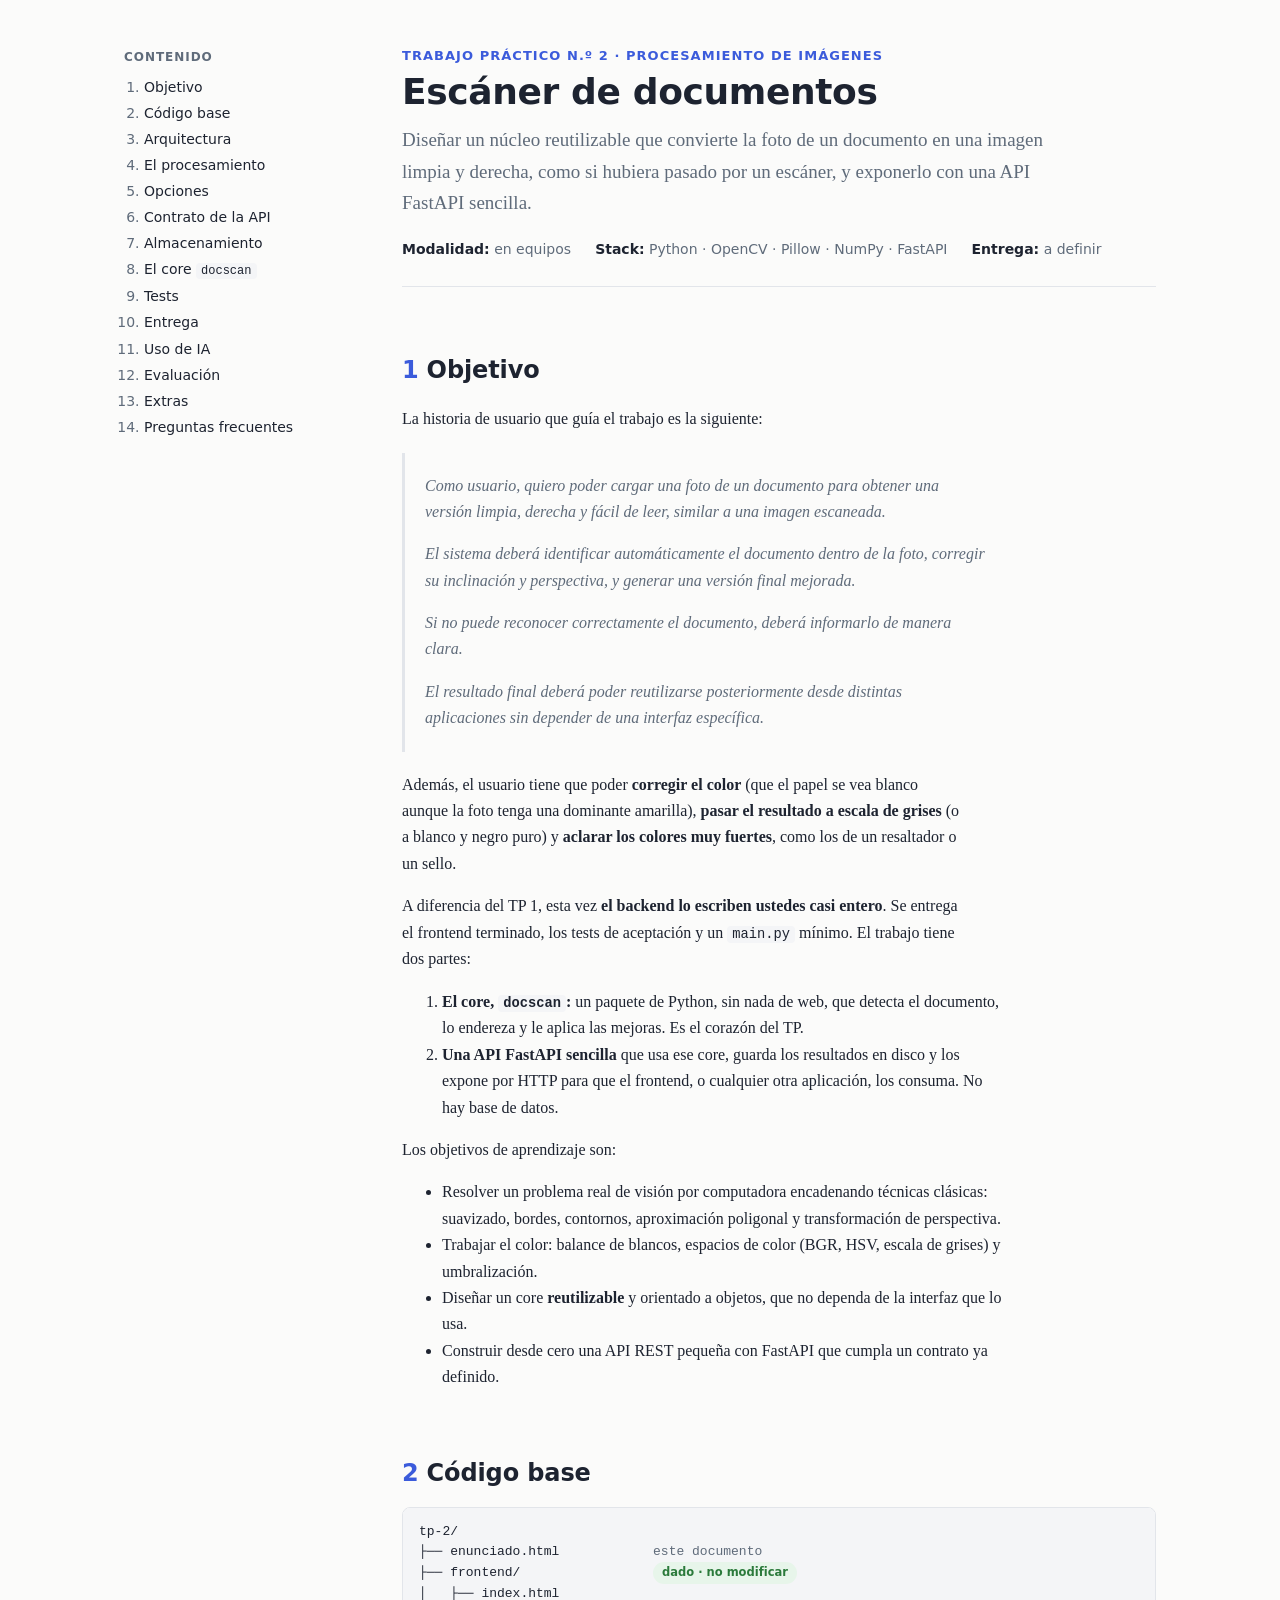
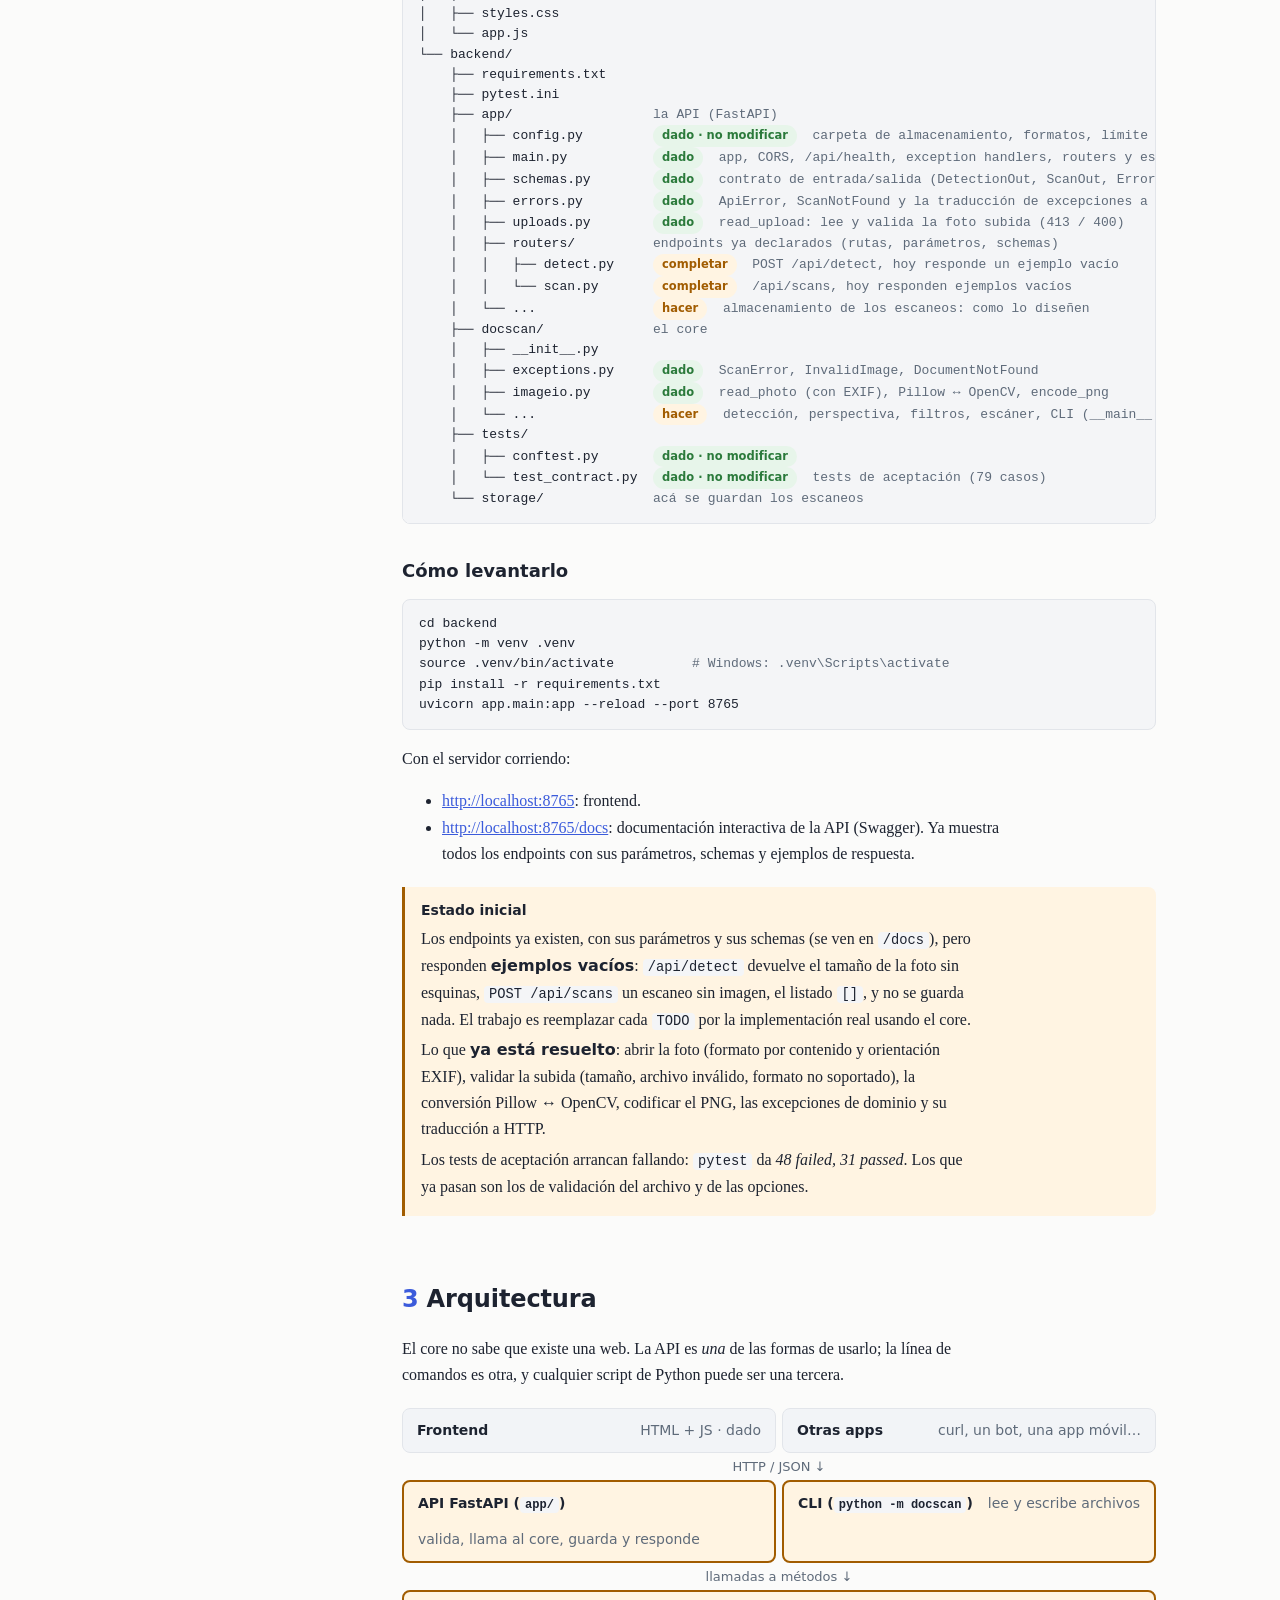
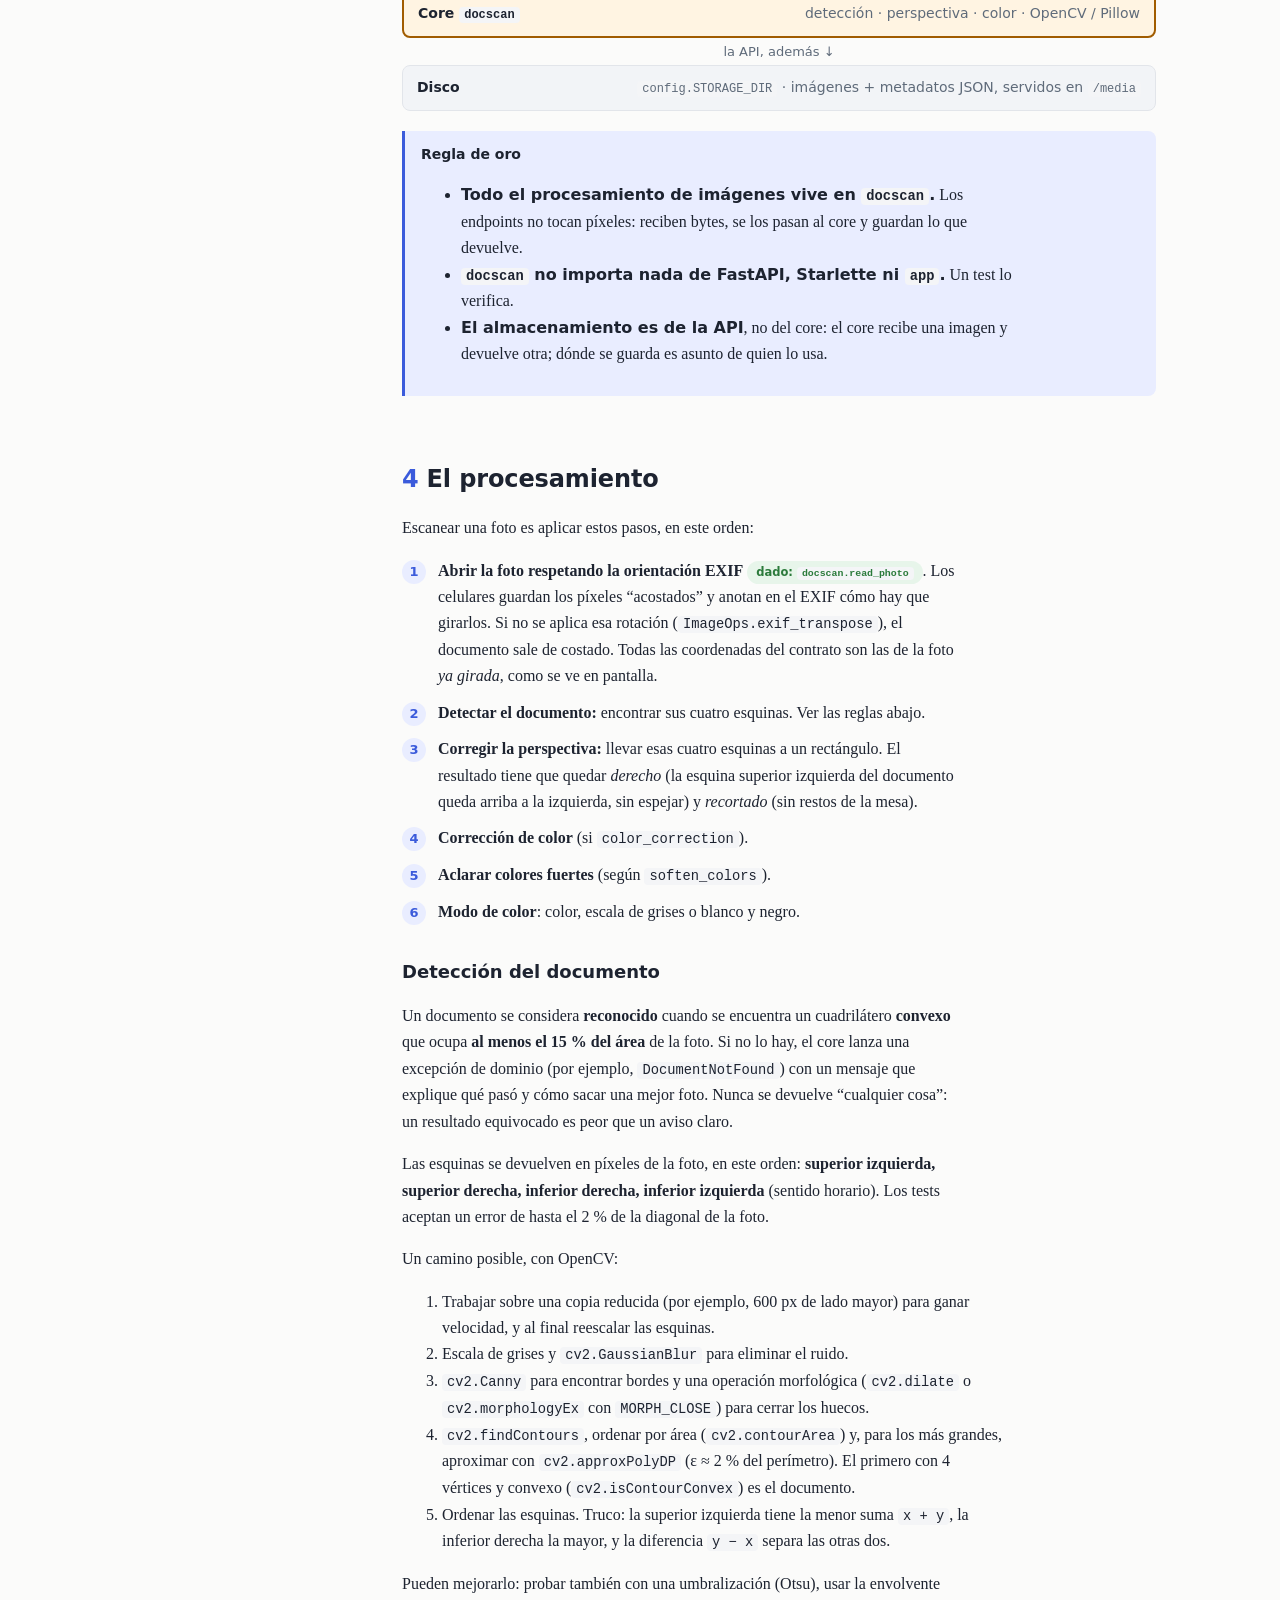
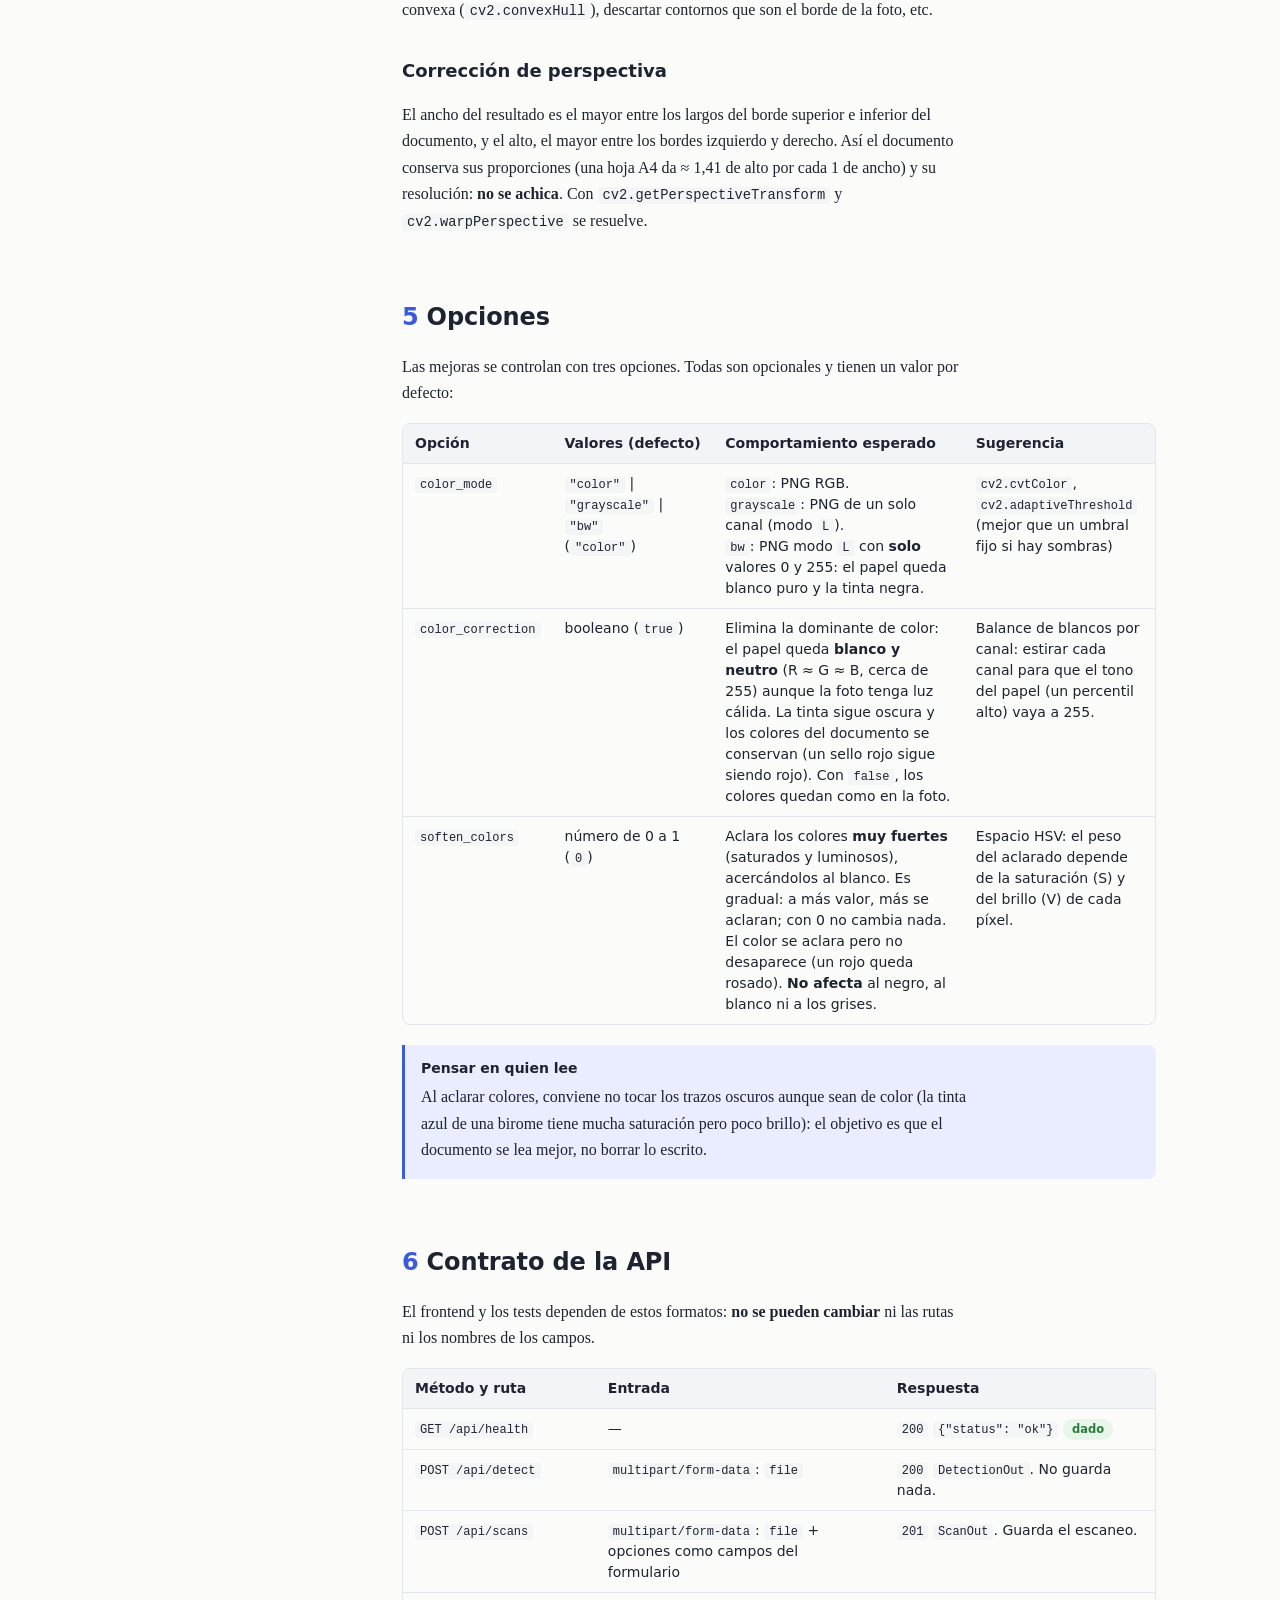
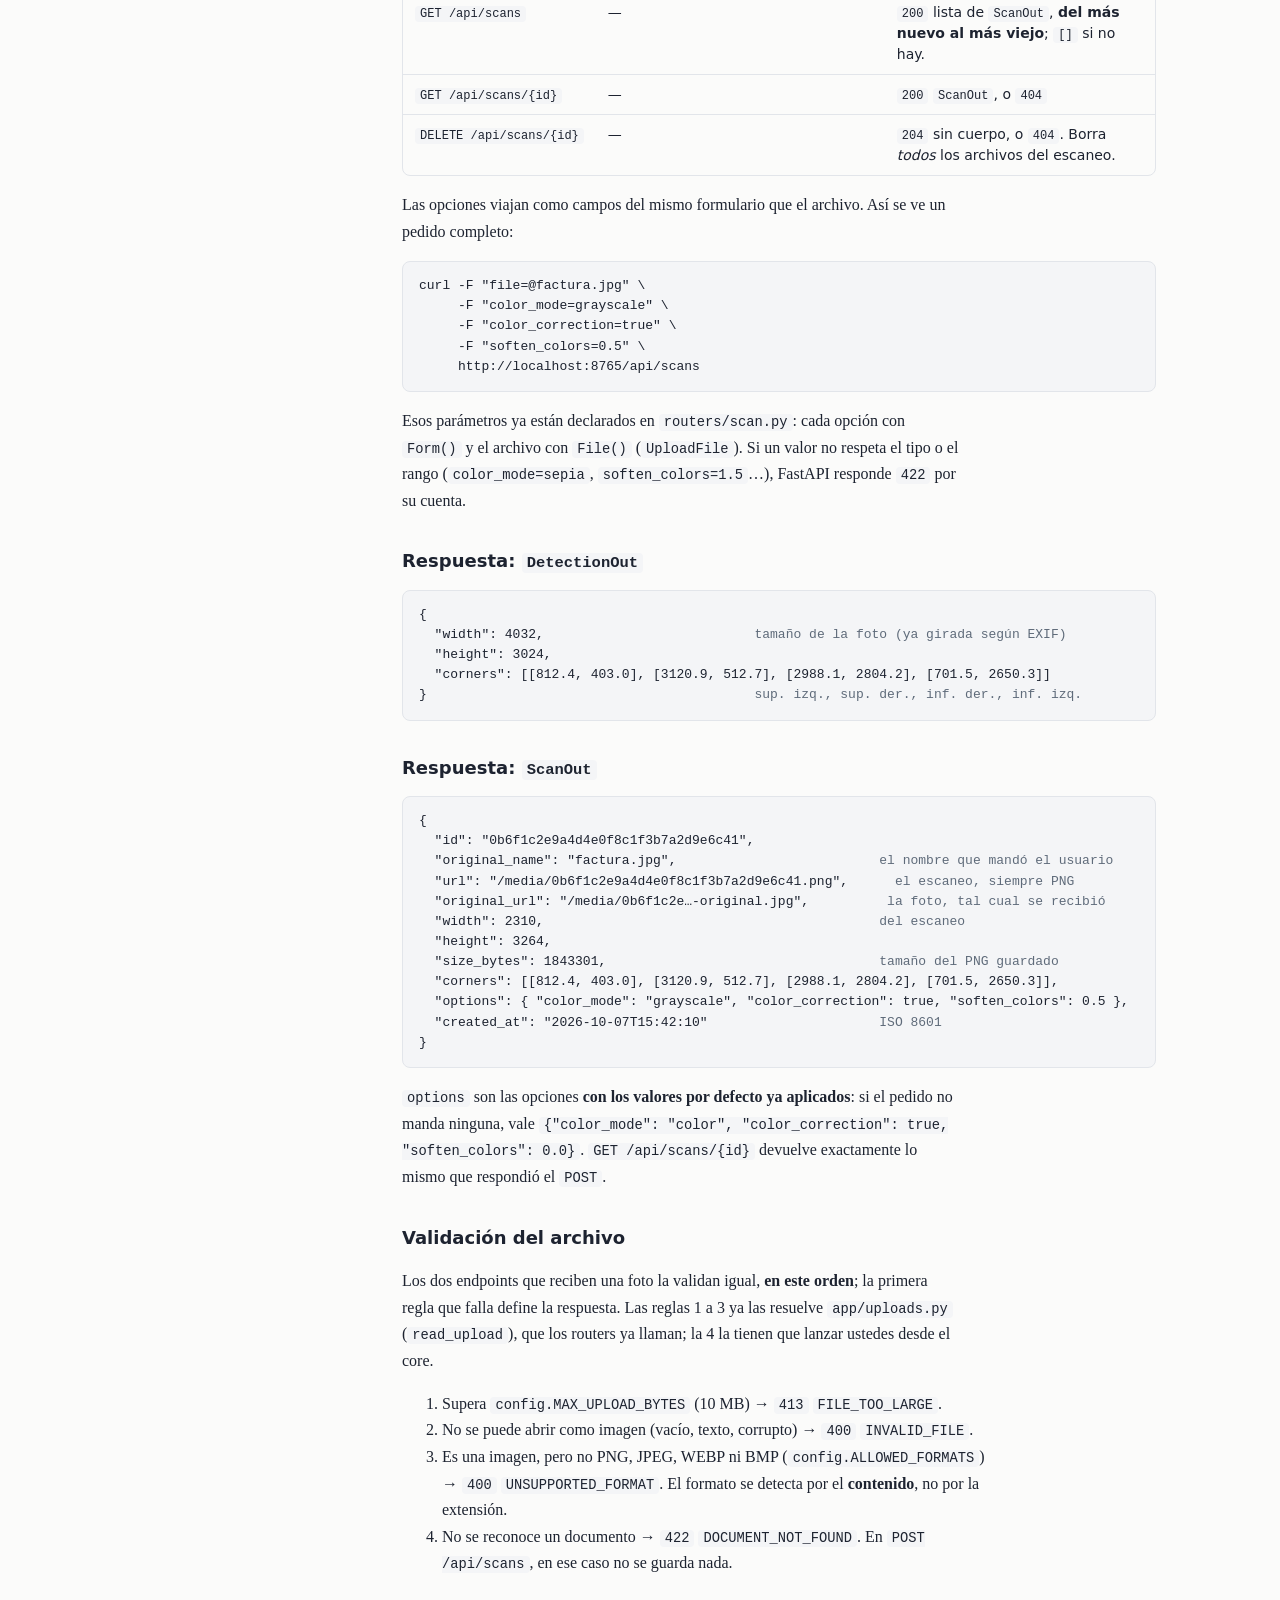
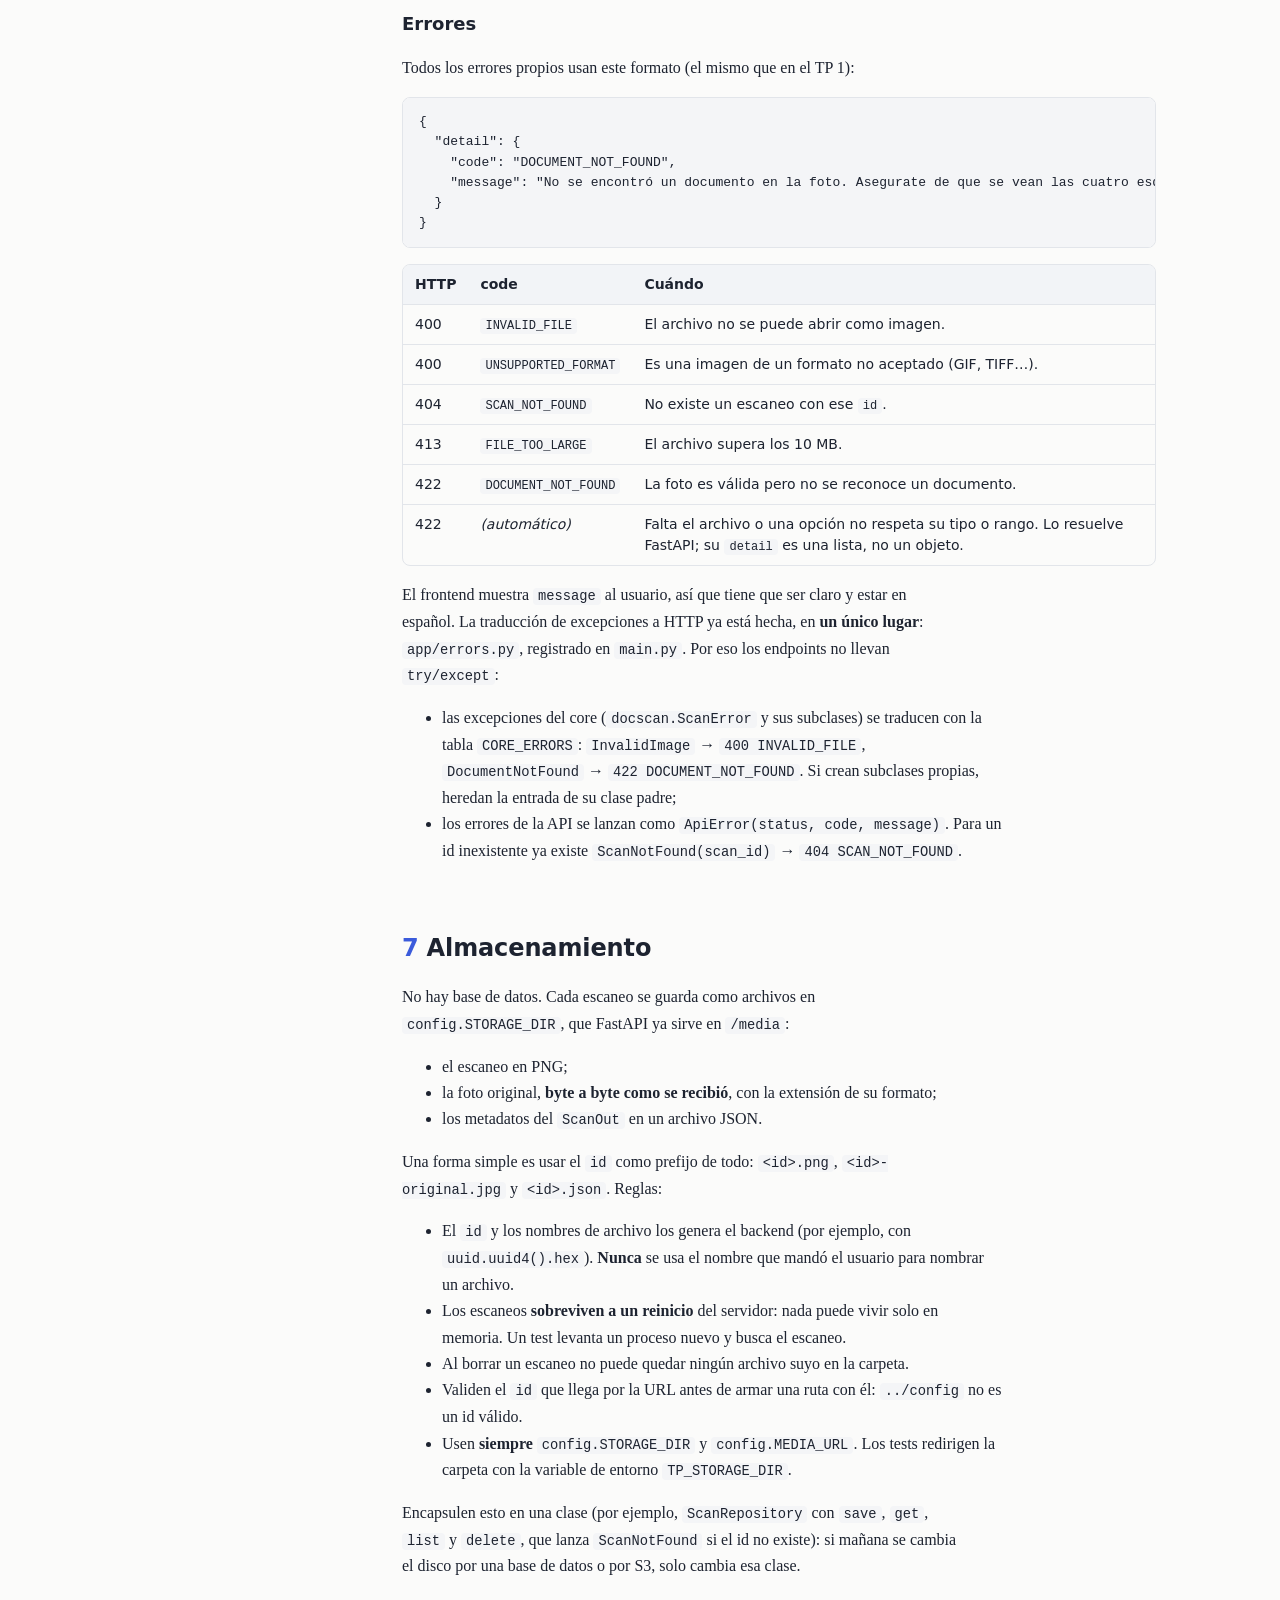
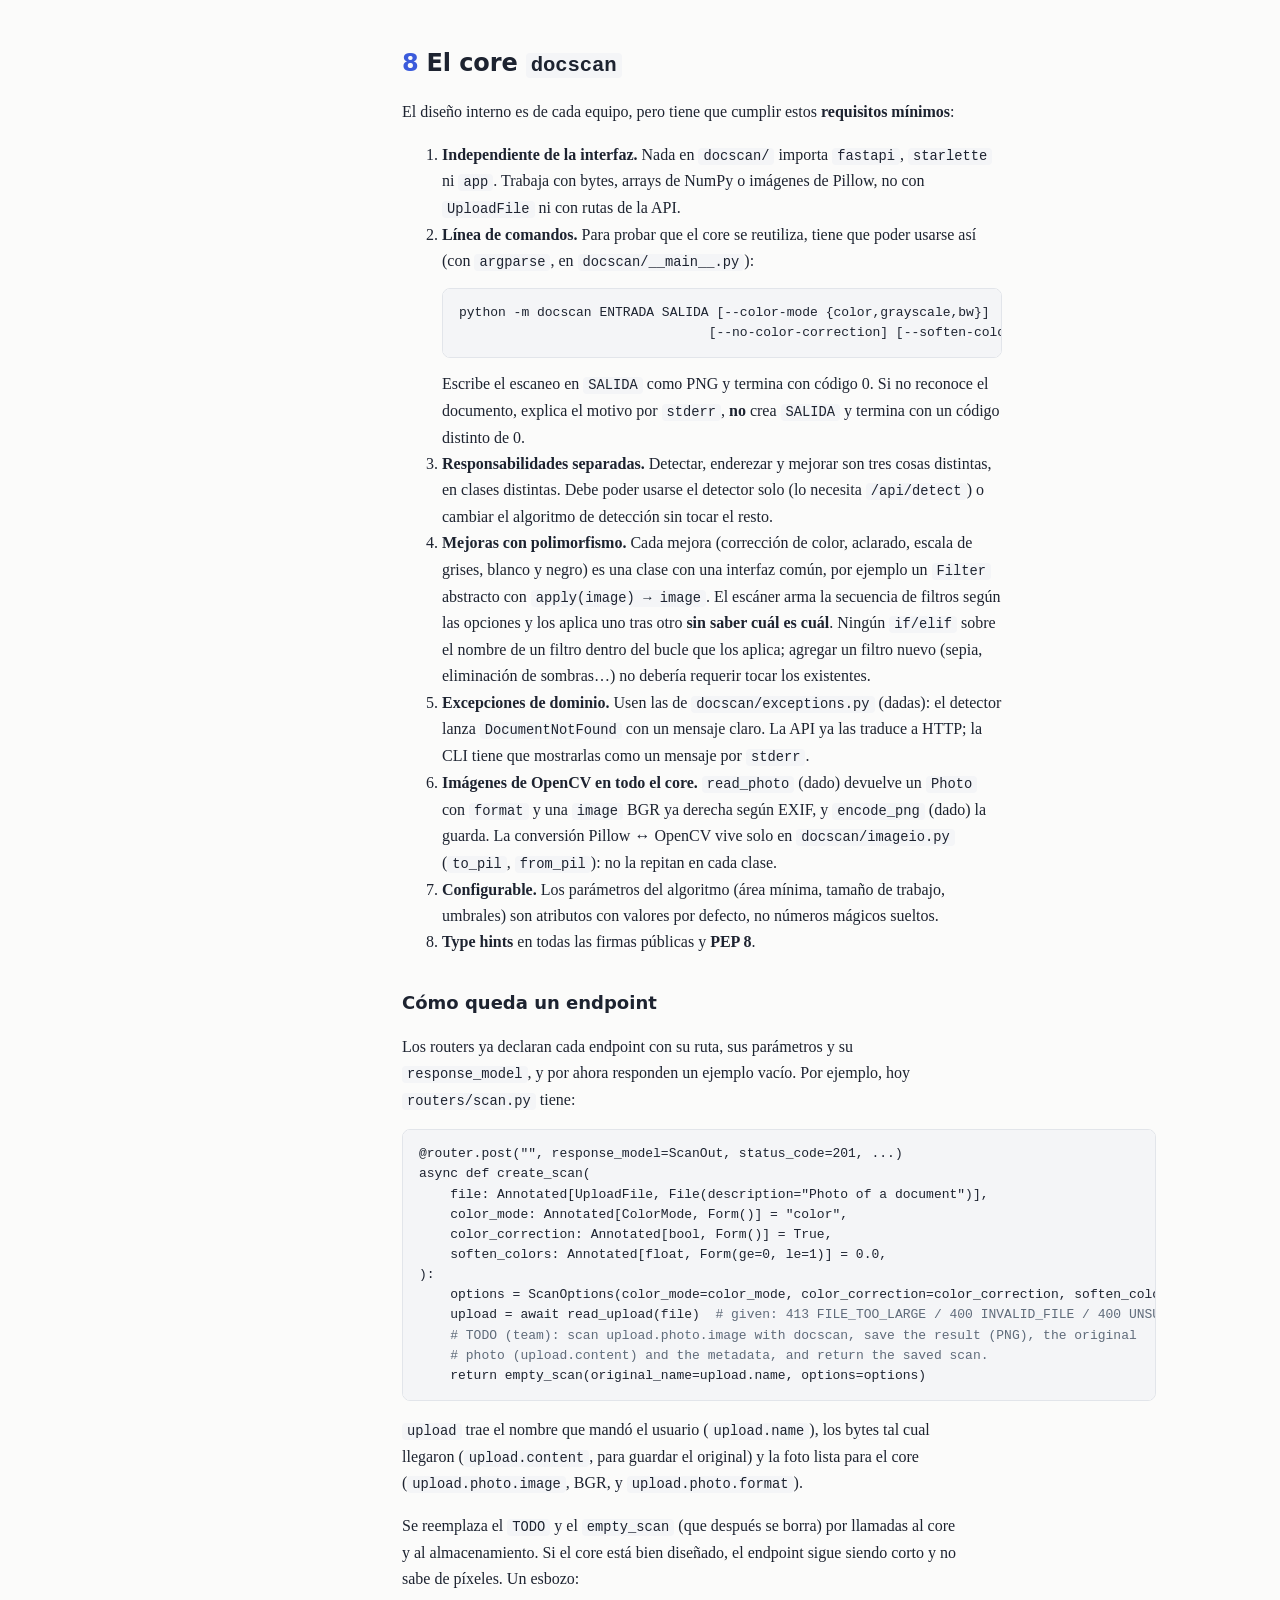
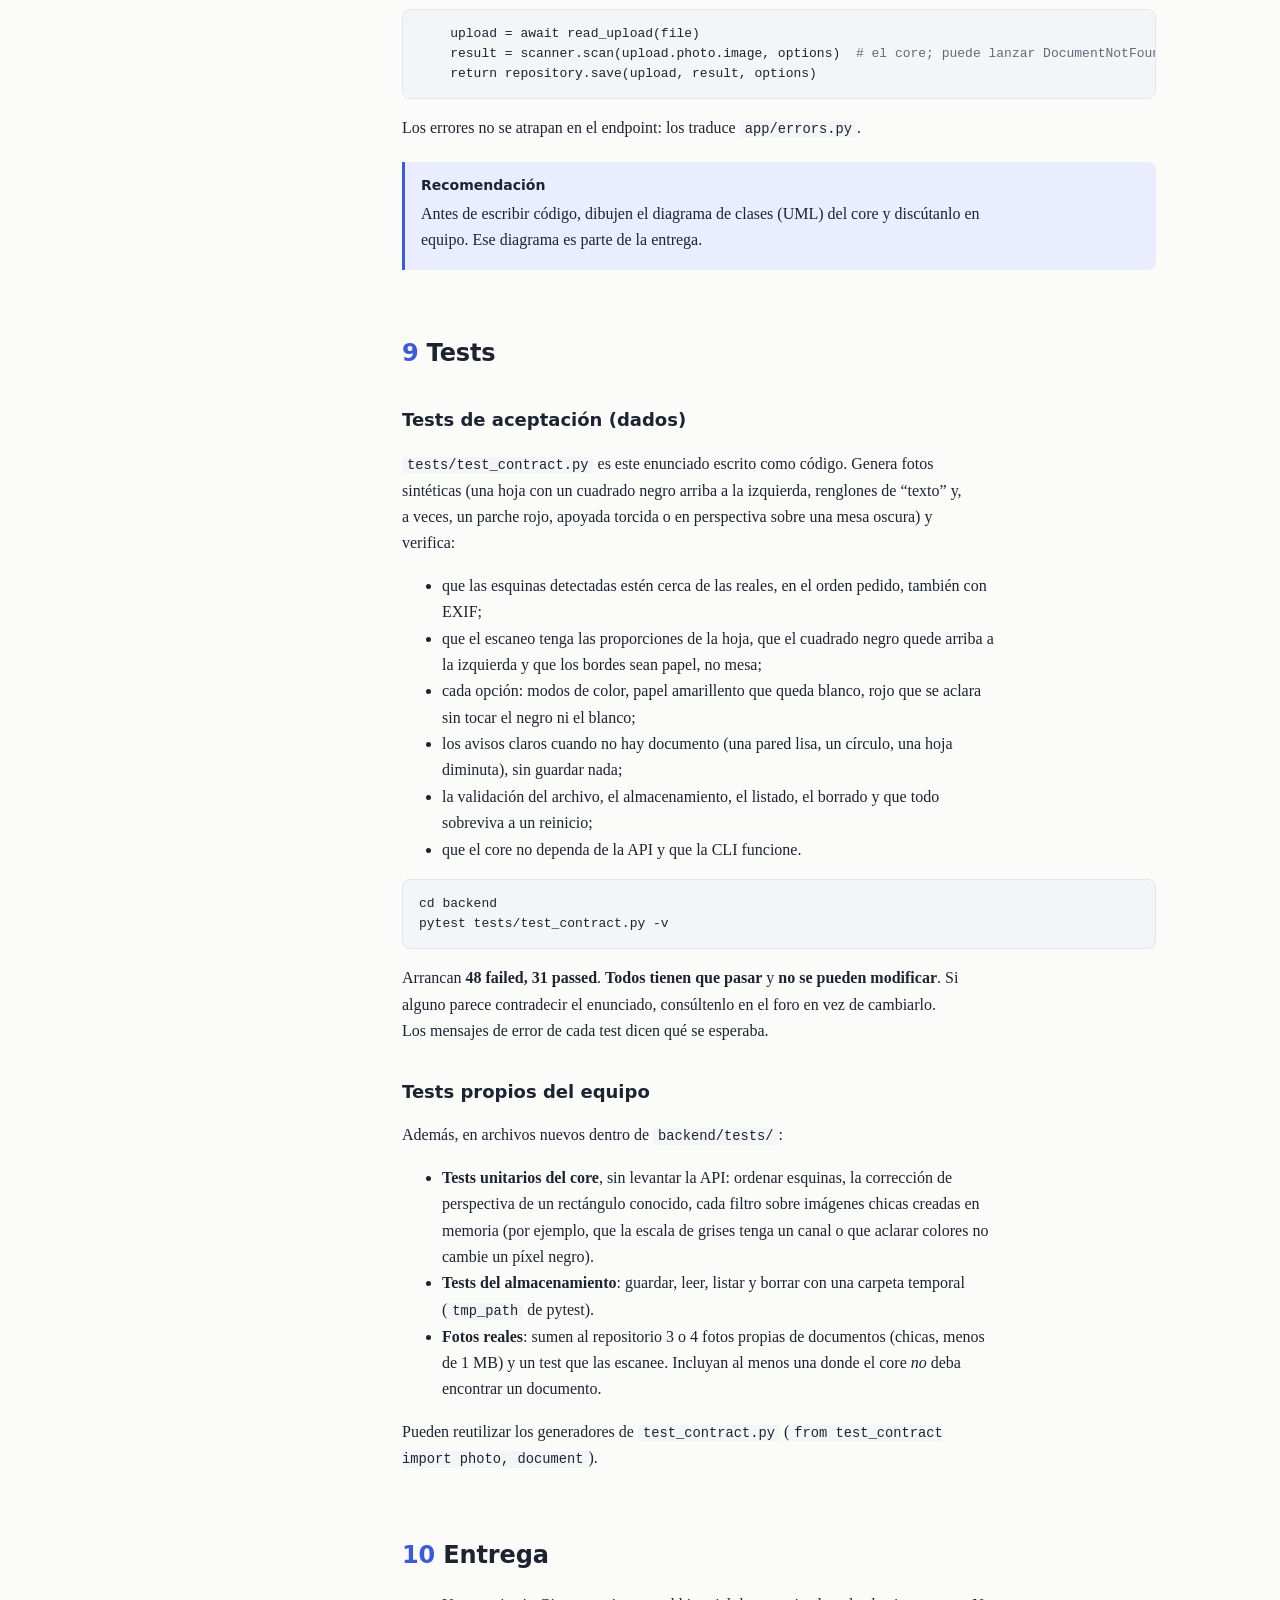
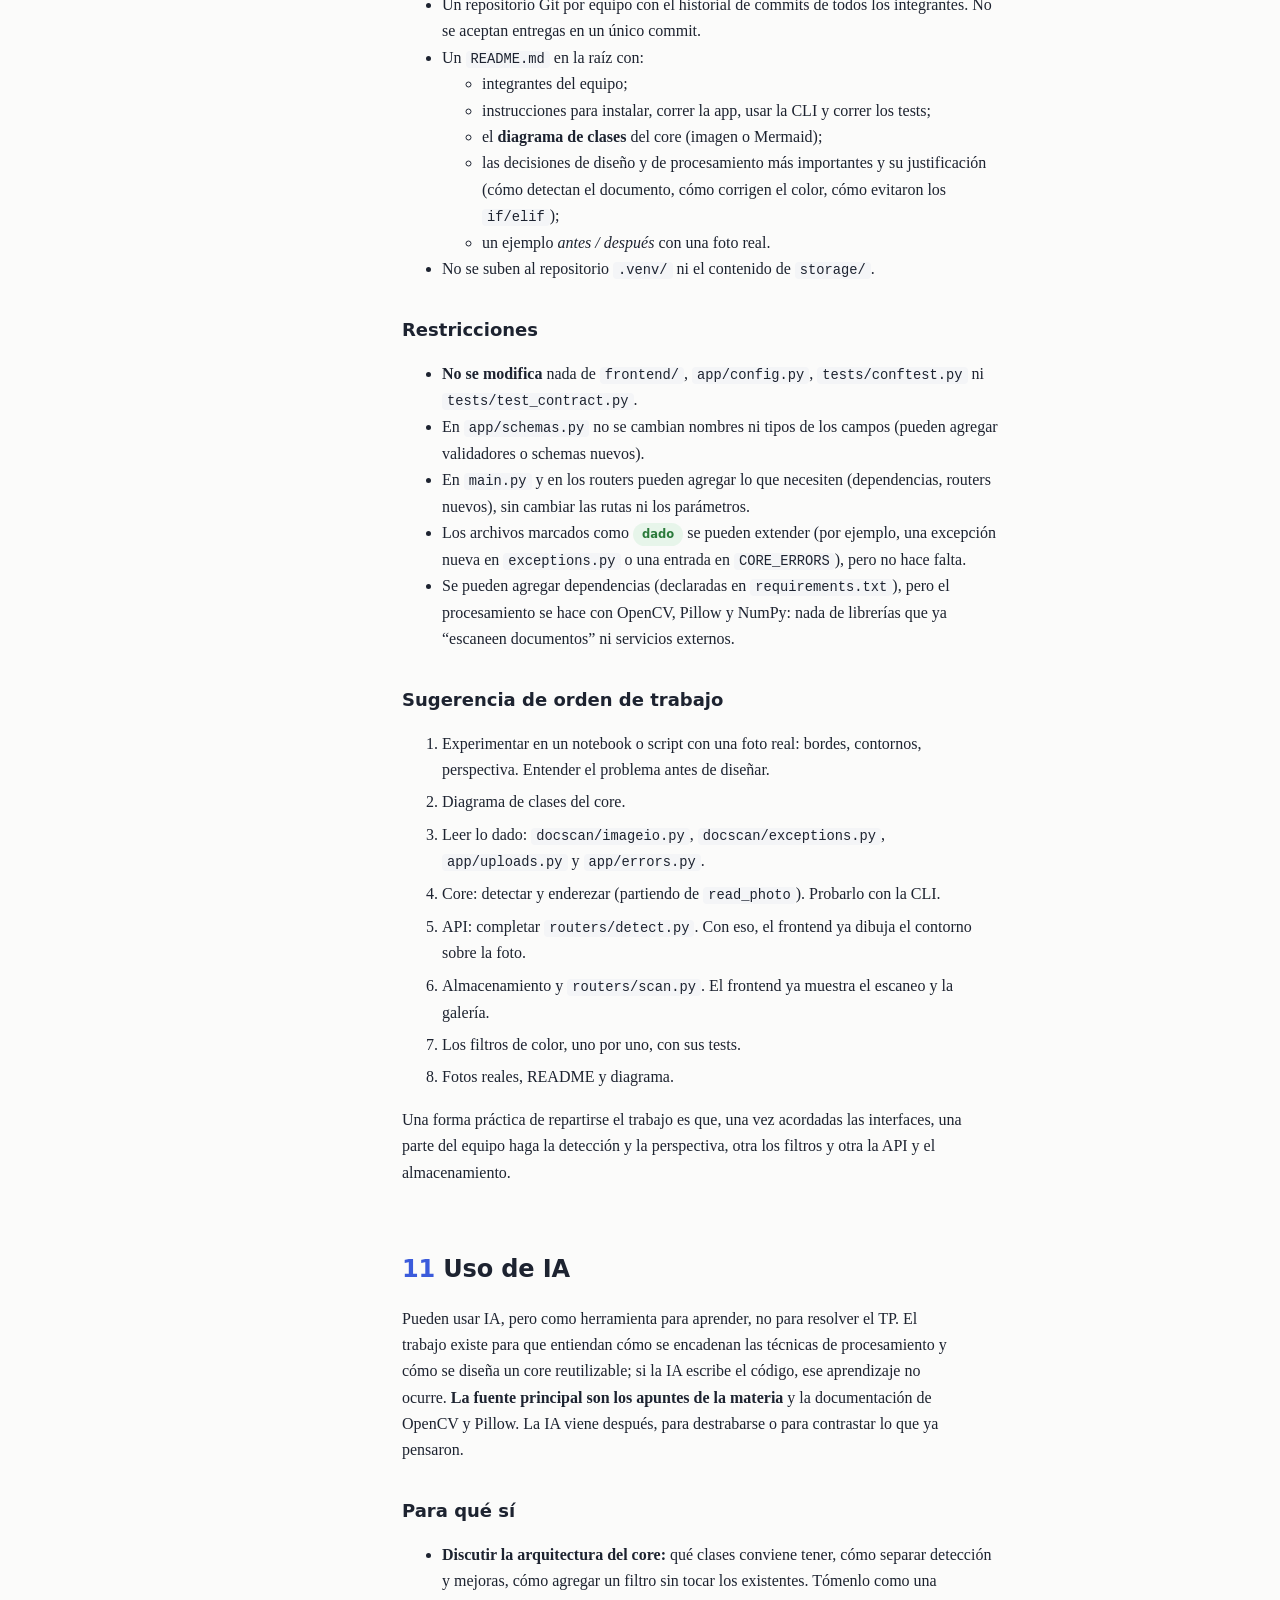
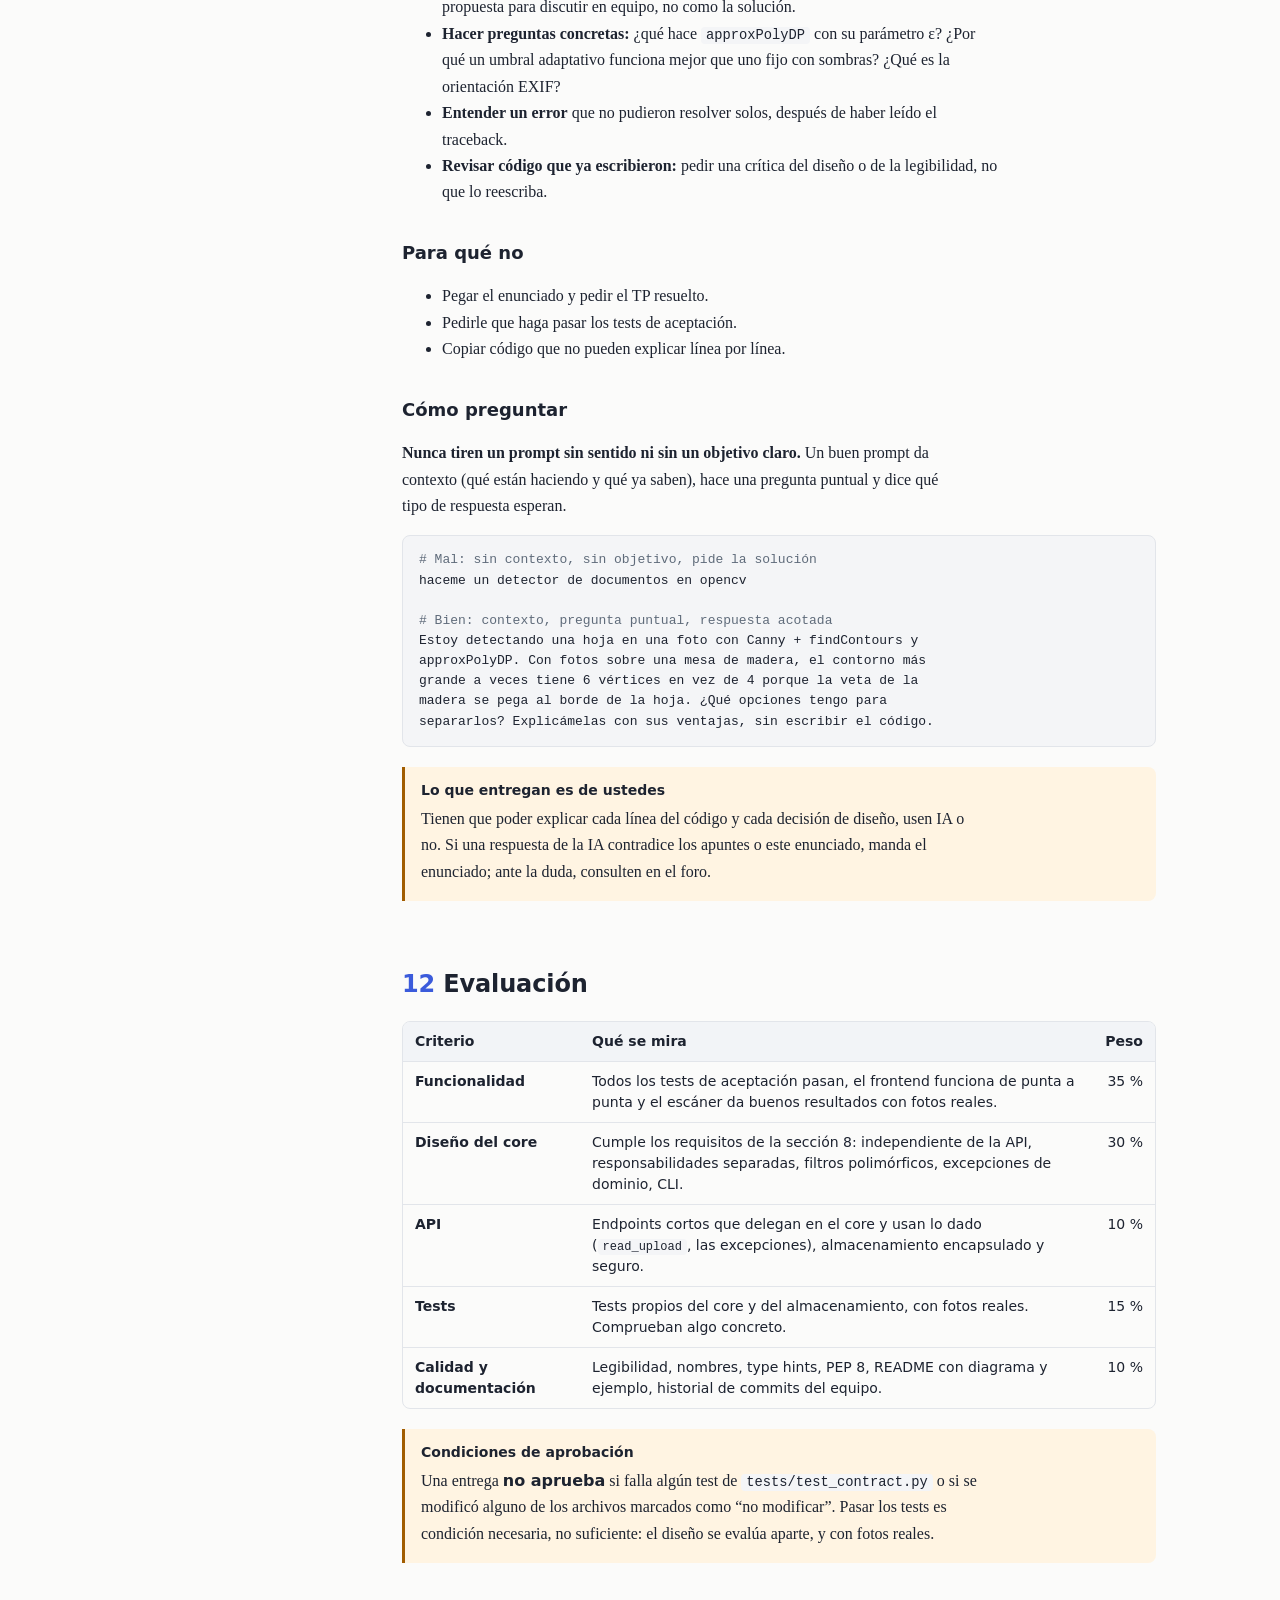
<file: tp-2/enunciado.html>
<!doctype html>
<html lang="es">
<head>
<meta charset="utf-8">
<meta name="viewport" content="width=device-width, initial-scale=1">
<title>TP 2 — Escáner de documentos</title>
<style>
  :root {
    --bg: #fbfbfa; --fg: #1d2330; --muted: #5f6b7a; --border: #e2e5ea; --soft: #f2f4f7;
    --accent: #3b5bdb; --accent-soft: #e9edff; --warn: #a15c00; --warn-soft: #fff4e2;
    --ok: #2b7a3b; --ok-soft: #e7f5ea; --code-bg: #f4f5f7;
    --mono: ui-monospace, SFMono-Regular, Menlo, Consolas, monospace;
    color-scheme: light;
  }
  @media (prefers-color-scheme: dark) {
    :root {
      --bg: #12151b; --fg: #e5e8ee; --muted: #9aa4b3; --border: #2a303b; --soft: #1a1f28;
      --accent: #7c96ff; --accent-soft: #212a47; --warn: #ffb057; --warn-soft: #33260f;
      --ok: #6fd08a; --ok-soft: #173020; --code-bg: #1a1f28;
      color-scheme: dark;
    }
  }
  * { box-sizing: border-box; }
  body { margin: 0; background: var(--bg); color: var(--fg); font: 16px/1.65 Georgia, "Iowan Old Style", "Times New Roman", serif; }
  h1, h2, h3, h4, nav, table, .tag, .callout strong, .caja, .meta { font-family: system-ui, -apple-system, "Segoe UI", Roboto, sans-serif; }
  .contenedor { display: grid; grid-template-columns: 230px minmax(0, 760px); gap: 48px; max-width: 1080px; margin: 0 auto; padding: 48px 24px 96px; }
  @media (max-width: 900px) { .contenedor { grid-template-columns: 1fr; gap: 24px; } nav.indice { position: static !important; } }

  nav.indice { position: sticky; top: 24px; align-self: start; font-size: 14px; }
  nav.indice strong { display: block; font-size: 12px; letter-spacing: .08em; text-transform: uppercase; color: var(--muted); margin-bottom: 8px; }
  nav.indice ol { margin: 0; padding-left: 20px; }
  nav.indice li { margin: 3px 0; color: var(--muted); }
  nav.indice a { color: var(--fg); text-decoration: none; }
  nav.indice a:hover { color: var(--accent); }

  header.portada { border-bottom: 1px solid var(--border); padding-bottom: 24px; margin-bottom: 8px; }
  .materia { font: 600 13px system-ui, sans-serif; letter-spacing: .08em; text-transform: uppercase; color: var(--accent); }
  h1 { font-size: 36px; line-height: 1.15; margin: 8px 0 12px; letter-spacing: -.01em; }
  .bajada { font-size: 19px; color: var(--muted); margin: 0 0 20px; }
  .meta { display: flex; flex-wrap: wrap; gap: 8px 24px; font-size: 14px; color: var(--muted); }
  .meta b { color: var(--fg); font-weight: 600; }

  h2 { font-size: 24px; margin: 56px 0 12px; padding-top: 8px; letter-spacing: -.005em; }
  h2 .n { color: var(--accent); margin-right: 8px; }
  h3 { font-size: 18px; margin: 32px 0 8px; }
  h4 { font-size: 15px; margin: 20px 0 6px; }
  p, li { max-width: 70ch; }
  a { color: var(--accent); }
  code { font-family: var(--mono); font-size: .86em; background: var(--code-bg); padding: 1px 5px; border-radius: 4px; }
  pre { font-family: var(--mono); font-size: 13px; line-height: 1.55; background: var(--code-bg); border: 1px solid var(--border); border-radius: 8px; padding: 14px 16px; overflow-x: auto; }
  pre code { background: none; padding: 0; font-size: inherit; }
  .c { color: var(--muted); }

  .tabla { overflow-x: auto; margin: 16px 0; border: 1px solid var(--border); border-radius: 8px; }
  table { border-collapse: collapse; width: 100%; font-size: 14px; line-height: 1.5; }
  th, td { text-align: left; padding: 9px 12px; border-bottom: 1px solid var(--border); vertical-align: top; }
  th { background: var(--soft); font-weight: 600; white-space: nowrap; }
  tr:last-child td { border-bottom: none; }
  td code { white-space: nowrap; }
  td.num { font-variant-numeric: tabular-nums; text-align: right; }

  .callout { border-left: 3px solid var(--accent); background: var(--accent-soft); padding: 12px 16px; border-radius: 0 8px 8px 0; margin: 20px 0; }
  .callout.warn { border-color: var(--warn); background: var(--warn-soft); }
  .callout.ok { border-color: var(--ok); background: var(--ok-soft); }
  .callout > strong { display: block; font-size: 14px; margin-bottom: 2px; }
  .callout p { margin: 4px 0; }

  .tag { display: inline-block; font-size: 11.5px; font-weight: 600; padding: 1px 8px; border-radius: 999px; background: var(--soft); border: 1px solid var(--border); color: var(--muted); white-space: nowrap; }
  .tag.dado { background: var(--ok-soft); color: var(--ok); border-color: transparent; }
  .tag.hacer { background: var(--warn-soft); color: var(--warn); border-color: transparent; }

  .capas { display: flex; flex-direction: column; gap: 6px; margin: 20px 0; }
  .caja { border: 1px solid var(--border); border-radius: 8px; padding: 10px 14px; background: var(--soft); font-size: 14px; display: flex; justify-content: space-between; gap: 12px; flex-wrap: wrap; }
  .caja b { font-weight: 600; }
  .caja.core { border: 2px solid var(--warn); background: var(--warn-soft); }
  .caja span { color: var(--muted); }
  .flecha { text-align: center; color: var(--muted); font: 13px system-ui, sans-serif; }
  .fila { display: grid; grid-template-columns: 1fr 1fr; gap: 6px; }
  @media (max-width: 560px) { .fila { grid-template-columns: 1fr; } }

  .pasos { counter-reset: paso; list-style: none; padding-left: 0; }
  .pasos li { position: relative; padding-left: 36px; margin: 10px 0; }
  .pasos li::before { counter-increment: paso; content: counter(paso); position: absolute; left: 0; top: 2px; width: 24px; height: 24px; border-radius: 50%; background: var(--accent-soft); color: var(--accent); font: 600 13px/24px system-ui, sans-serif; text-align: center; }
  blockquote { margin: 20px 0; padding: 4px 20px; border-left: 3px solid var(--border); color: var(--muted); font-style: italic; }
  ol.hitos li { margin-bottom: 6px; }
  footer { margin-top: 64px; padding-top: 16px; border-top: 1px solid var(--border); color: var(--muted); font-size: 14px; }
  @media print { nav.indice { display: none; } .contenedor { display: block; } body { font-size: 12pt; } }
</style>
</head>
<body>
<div class="contenedor">

<nav class="indice" aria-label="Índice">
  <strong>Contenido</strong>
  <ol>
    <li><a href="#objetivo">Objetivo</a></li>
    <li><a href="#codigo-base">Código base</a></li>
    <li><a href="#arquitectura">Arquitectura</a></li>
    <li><a href="#procesamiento">El procesamiento</a></li>
    <li><a href="#opciones">Opciones</a></li>
    <li><a href="#contrato">Contrato de la API</a></li>
    <li><a href="#almacenamiento">Almacenamiento</a></li>
    <li><a href="#core">El core <code>docscan</code></a></li>
    <li><a href="#tests">Tests</a></li>
    <li><a href="#entrega">Entrega</a></li>
    <li><a href="#ia">Uso de IA</a></li>
    <li><a href="#evaluacion">Evaluación</a></li>
    <li><a href="#extras">Extras</a></li>
    <li><a href="#faq">Preguntas frecuentes</a></li>
  </ol>
</nav>

<main>
<header class="portada">
  <div class="materia">Trabajo Práctico N.º 2 · Procesamiento de imágenes</div>
  <h1>Escáner de documentos</h1>
  <p class="bajada">Diseñar un núcleo reutilizable que convierte la foto de un documento en una imagen limpia y derecha, como si hubiera pasado por un escáner, y exponerlo con una API FastAPI sencilla.</p>
  <div class="meta">
    <span><b>Modalidad:</b> en equipos</span>
    <span><b>Stack:</b> Python · OpenCV · Pillow · NumPy · FastAPI</span>
    <span><b>Entrega:</b> a definir</span>
  </div>
</header>

<!-- ===================================================================== -->
<h2 id="objetivo"><span class="n">1</span>Objetivo</h2>
<p>La historia de usuario que guía el trabajo es la siguiente:</p>
<blockquote>
  <p>Como usuario, quiero poder cargar una foto de un documento para obtener una versión limpia, derecha y fácil de leer, similar a una imagen escaneada.</p>
  <p>El sistema deberá identificar automáticamente el documento dentro de la foto, corregir su inclinación y perspectiva, y generar una versión final mejorada.</p>
  <p>Si no puede reconocer correctamente el documento, deberá informarlo de manera clara.</p>
  <p>El resultado final deberá poder reutilizarse posteriormente desde distintas aplicaciones sin depender de una interfaz específica.</p>
</blockquote>
<p>Además, el usuario tiene que poder <strong>corregir el color</strong> (que el papel se vea blanco aunque la foto tenga una dominante amarilla), <strong>pasar el resultado a escala de grises</strong> (o a blanco y negro puro) y <strong>aclarar los colores muy fuertes</strong>, como los de un resaltador o un sello.</p>

<p>A diferencia del TP 1, esta vez <strong>el backend lo escriben ustedes casi entero</strong>. Se entrega el frontend terminado, los tests de aceptación y un <code>main.py</code> mínimo. El trabajo tiene dos partes:</p>
<ol>
  <li><strong>El core, <code>docscan</code>:</strong> un paquete de Python, sin nada de web, que detecta el documento, lo endereza y le aplica las mejoras. Es el corazón del TP.</li>
  <li><strong>Una API FastAPI sencilla</strong> que usa ese core, guarda los resultados en disco y los expone por HTTP para que el frontend, o cualquier otra aplicación, los consuma. No hay base de datos.</li>
</ol>
<p>Los objetivos de aprendizaje son:</p>
<ul>
  <li>Resolver un problema real de visión por computadora encadenando técnicas clásicas: suavizado, bordes, contornos, aproximación poligonal y transformación de perspectiva.</li>
  <li>Trabajar el color: balance de blancos, espacios de color (BGR, HSV, escala de grises) y umbralización.</li>
  <li>Diseñar un core <strong>reutilizable</strong> y orientado a objetos, que no dependa de la interfaz que lo usa.</li>
  <li>Construir desde cero una API REST pequeña con FastAPI que cumpla un contrato ya definido.</li>
</ul>

<!-- ===================================================================== -->
<h2 id="codigo-base"><span class="n">2</span>Código base</h2>
<pre><code>tp-2/
├── enunciado.html            <span class="c">este documento</span>
├── frontend/                 <span class="tag dado">dado · no modificar</span>
│   ├── index.html
│   ├── styles.css
│   └── app.js
└── backend/
    ├── requirements.txt
    ├── pytest.ini
    ├── app/                  <span class="c">la API (FastAPI)</span>
    │   ├── config.py         <span class="tag dado">dado · no modificar</span>  <span class="c">carpeta de almacenamiento, formatos, límite de tamaño</span>
    │   ├── main.py           <span class="tag dado">dado</span>  <span class="c">app, CORS, /api/health, exception handlers, routers y estáticos</span>
    │   ├── schemas.py        <span class="tag dado">dado</span>  <span class="c">contrato de entrada/salida (DetectionOut, ScanOut, ErrorOut)</span>
    │   ├── errors.py         <span class="tag dado">dado</span>  <span class="c">ApiError, ScanNotFound y la traducción de excepciones a HTTP</span>
    │   ├── uploads.py        <span class="tag dado">dado</span>  <span class="c">read_upload: lee y valida la foto subida (413 / 400)</span>
    │   ├── routers/          <span class="c">endpoints ya declarados (rutas, parámetros, schemas)</span>
    │   │   ├── detect.py     <span class="tag hacer">completar</span>  <span class="c">POST /api/detect, hoy responde un ejemplo vacío</span>
    │   │   └── scan.py       <span class="tag hacer">completar</span>  <span class="c">/api/scans, hoy responden ejemplos vacíos</span>
    │   └── ...               <span class="tag hacer">hacer</span>  <span class="c">almacenamiento de los escaneos: como lo diseñen</span>
    ├── docscan/              <span class="c">el core</span>
    │   ├── __init__.py
    │   ├── exceptions.py     <span class="tag dado">dado</span>  <span class="c">ScanError, InvalidImage, DocumentNotFound</span>
    │   ├── imageio.py        <span class="tag dado">dado</span>  <span class="c">read_photo (con EXIF), Pillow ↔ OpenCV, encode_png</span>
    │   └── ...               <span class="tag hacer">hacer</span>  <span class="c">detección, perspectiva, filtros, escáner, CLI (__main__.py)</span>
    ├── tests/
    │   ├── conftest.py       <span class="tag dado">dado · no modificar</span>
    │   └── test_contract.py  <span class="tag dado">dado · no modificar</span>  <span class="c">tests de aceptación (79 casos)</span>
    └── storage/              <span class="c">acá se guardan los escaneos</span></code></pre>

<h3>Cómo levantarlo</h3>
<pre><code>cd backend
python -m venv .venv
source .venv/bin/activate          <span class="c"># Windows: .venv\Scripts\activate</span>
pip install -r requirements.txt
uvicorn app.main:app --reload --port 8765</code></pre>
<p>Con el servidor corriendo:</p>
<ul>
  <li><a href="http://localhost:8765">http://localhost:8765</a>: frontend.</li>
  <li><a href="http://localhost:8765/docs">http://localhost:8765/docs</a>: documentación interactiva de la API (Swagger). Ya muestra todos los endpoints con sus parámetros, schemas y ejemplos de respuesta.</li>
</ul>

<div class="callout warn">
  <strong>Estado inicial</strong>
  <p>Los endpoints ya existen, con sus parámetros y sus schemas (se ven en <code>/docs</code>), pero responden <strong>ejemplos vacíos</strong>: <code>/api/detect</code> devuelve el tamaño de la foto sin esquinas, <code>POST /api/scans</code> un escaneo sin imagen, el listado <code>[]</code>, y no se guarda nada. El trabajo es reemplazar cada <code>TODO</code> por la implementación real usando el core.</p>
  <p>Lo que <strong>ya está resuelto</strong>: abrir la foto (formato por contenido y orientación EXIF), validar la subida (tamaño, archivo inválido, formato no soportado), la conversión Pillow ↔ OpenCV, codificar el PNG, las excepciones de dominio y su traducción a HTTP.</p>
  <p>Los tests de aceptación arrancan fallando: <code>pytest</code> da <em>48 failed, 31 passed</em>. Los que ya pasan son los de validación del archivo y de las opciones.</p>
</div>

<!-- ===================================================================== -->
<h2 id="arquitectura"><span class="n">3</span>Arquitectura</h2>
<p>El core no sabe que existe una web. La API es <em>una</em> de las formas de usarlo; la línea de comandos es otra, y cualquier script de Python puede ser una tercera.</p>

<div class="capas" role="img" aria-label="Diagrama: el frontend y otras apps usan la API por HTTP; la API y la línea de comandos usan el core docscan; la API guarda en disco">
  <div class="fila">
    <div class="caja"><b>Frontend</b><span>HTML + JS · dado</span></div>
    <div class="caja"><b>Otras apps</b><span>curl, un bot, una app móvil…</span></div>
  </div>
  <div class="flecha">HTTP / JSON ↓</div>
  <div class="fila">
    <div class="caja core"><b>API FastAPI (<code>app/</code>)</b><span>valida, llama al core, guarda y responde</span></div>
    <div class="caja core"><b>CLI (<code>python -m docscan</code>)</b><span>lee y escribe archivos</span></div>
  </div>
  <div class="flecha">llamadas a métodos ↓</div>
  <div class="caja core"><b>Core <code>docscan</code></b><span>detección · perspectiva · color · OpenCV / Pillow</span></div>
  <div class="flecha">la API, además ↓</div>
  <div class="caja"><b>Disco</b><span><code>config.STORAGE_DIR</code> · imágenes + metadatos JSON, servidos en <code>/media</code></span></div>
</div>

<div class="callout">
  <strong>Regla de oro</strong>
  <ul>
    <li><strong>Todo el procesamiento de imágenes vive en <code>docscan</code>.</strong> Los endpoints no tocan píxeles: reciben bytes, se los pasan al core y guardan lo que devuelve.</li>
    <li><strong><code>docscan</code> no importa nada de FastAPI, Starlette ni <code>app</code>.</strong> Un test lo verifica.</li>
    <li><strong>El almacenamiento es de la API</strong>, no del core: el core recibe una imagen y devuelve otra; dónde se guarda es asunto de quien lo usa.</li>
  </ul>
</div>

<!-- ===================================================================== -->
<h2 id="procesamiento"><span class="n">4</span>El procesamiento</h2>
<p>Escanear una foto es aplicar estos pasos, en este orden:</p>
<ol class="pasos">
  <li><strong>Abrir la foto respetando la orientación EXIF</strong> <span class="tag dado">dado: <code>docscan.read_photo</code></span>. Los celulares guardan los píxeles “acostados” y anotan en el EXIF cómo hay que girarlos. Si no se aplica esa rotación (<code>ImageOps.exif_transpose</code>), el documento sale de costado. Todas las coordenadas del contrato son las de la foto <em>ya girada</em>, como se ve en pantalla.</li>
  <li><strong>Detectar el documento:</strong> encontrar sus cuatro esquinas. Ver las reglas abajo.</li>
  <li><strong>Corregir la perspectiva:</strong> llevar esas cuatro esquinas a un rectángulo. El resultado tiene que quedar <em>derecho</em> (la esquina superior izquierda del documento queda arriba a la izquierda, sin espejar) y <em>recortado</em> (sin restos de la mesa).</li>
  <li><strong>Corrección de color</strong> (si <code>color_correction</code>).</li>
  <li><strong>Aclarar colores fuertes</strong> (según <code>soften_colors</code>).</li>
  <li><strong>Modo de color</strong>: color, escala de grises o blanco y negro.</li>
</ol>

<h3>Detección del documento</h3>
<p>Un documento se considera <strong>reconocido</strong> cuando se encuentra un cuadrilátero <strong>convexo</strong> que ocupa <strong>al menos el 15&nbsp;% del área</strong> de la foto. Si no lo hay, el core lanza una excepción de dominio (por ejemplo, <code>DocumentNotFound</code>) con un mensaje que explique qué pasó y cómo sacar una mejor foto. Nunca se devuelve “cualquier cosa”: un resultado equivocado es peor que un aviso claro.</p>
<p>Las esquinas se devuelven en píxeles de la foto, en este orden: <strong>superior izquierda, superior derecha, inferior derecha, inferior izquierda</strong> (sentido horario). Los tests aceptan un error de hasta el 2&nbsp;% de la diagonal de la foto.</p>
<p>Un camino posible, con OpenCV:</p>
<ol>
  <li>Trabajar sobre una copia reducida (por ejemplo, 600&nbsp;px de lado mayor) para ganar velocidad, y al final reescalar las esquinas.</li>
  <li>Escala de grises y <code>cv2.GaussianBlur</code> para eliminar el ruido.</li>
  <li><code>cv2.Canny</code> para encontrar bordes y una operación morfológica (<code>cv2.dilate</code> o <code>cv2.morphologyEx</code> con <code>MORPH_CLOSE</code>) para cerrar los huecos.</li>
  <li><code>cv2.findContours</code>, ordenar por área (<code>cv2.contourArea</code>) y, para los más grandes, aproximar con <code>cv2.approxPolyDP</code> (ε ≈ 2&nbsp;% del perímetro). El primero con 4 vértices y convexo (<code>cv2.isContourConvex</code>) es el documento.</li>
  <li>Ordenar las esquinas. Truco: la superior izquierda tiene la menor suma <code>x + y</code>, la inferior derecha la mayor, y la diferencia <code>y − x</code> separa las otras dos.</li>
</ol>
<p>Pueden mejorarlo: probar también con una umbralización (Otsu), usar la envolvente convexa (<code>cv2.convexHull</code>), descartar contornos que son el borde de la foto, etc.</p>

<h3>Corrección de perspectiva</h3>
<p>El ancho del resultado es el mayor entre los largos del borde superior e inferior del documento, y el alto, el mayor entre los bordes izquierdo y derecho. Así el documento conserva sus proporciones (una hoja A4 da ≈&nbsp;1,41 de alto por cada 1 de ancho) y su resolución: <strong>no se achica</strong>. Con <code>cv2.getPerspectiveTransform</code> y <code>cv2.warpPerspective</code> se resuelve.</p>

<!-- ===================================================================== -->
<h2 id="opciones"><span class="n">5</span>Opciones</h2>
<p>Las mejoras se controlan con tres opciones. Todas son opcionales y tienen un valor por defecto:</p>
<div class="tabla">
<table>
  <thead><tr><th>Opción</th><th>Valores (defecto)</th><th>Comportamiento esperado</th><th>Sugerencia</th></tr></thead>
  <tbody>
    <tr>
      <td><code>color_mode</code></td>
      <td><code>"color"</code> | <code>"grayscale"</code> | <code>"bw"</code><br>(<code>"color"</code>)</td>
      <td><code>color</code>: PNG RGB.<br><code>grayscale</code>: PNG de un solo canal (modo <code>L</code>).<br><code>bw</code>: PNG modo <code>L</code> con <strong>solo</strong> valores 0 y 255: el papel queda blanco puro y la tinta negra.</td>
      <td><code>cv2.cvtColor</code>, <code>cv2.adaptiveThreshold</code> (mejor que un umbral fijo si hay sombras)</td>
    </tr>
    <tr>
      <td><code>color_correction</code></td>
      <td>booleano (<code>true</code>)</td>
      <td>Elimina la dominante de color: el papel queda <strong>blanco y neutro</strong> (R ≈ G ≈ B, cerca de 255) aunque la foto tenga luz cálida. La tinta sigue oscura y los colores del documento se conservan (un sello rojo sigue siendo rojo). Con <code>false</code>, los colores quedan como en la foto.</td>
      <td>Balance de blancos por canal: estirar cada canal para que el tono del papel (un percentil alto) vaya a 255.</td>
    </tr>
    <tr>
      <td><code>soften_colors</code></td>
      <td>número de 0 a 1 (<code>0</code>)</td>
      <td>Aclara los colores <strong>muy fuertes</strong> (saturados y luminosos), acercándolos al blanco. Es gradual: a más valor, más se aclaran; con 0 no cambia nada. El color se aclara pero no desaparece (un rojo queda rosado). <strong>No afecta</strong> al negro, al blanco ni a los grises.</td>
      <td>Espacio HSV: el peso del aclarado depende de la saturación (S) y del brillo (V) de cada píxel.</td>
    </tr>
  </tbody>
</table>
</div>
<div class="callout">
  <strong>Pensar en quien lee</strong>
  <p>Al aclarar colores, conviene no tocar los trazos oscuros aunque sean de color (la tinta azul de una birome tiene mucha saturación pero poco brillo): el objetivo es que el documento se lea mejor, no borrar lo escrito.</p>
</div>

<!-- ===================================================================== -->
<h2 id="contrato"><span class="n">6</span>Contrato de la API</h2>
<p>El frontend y los tests dependen de estos formatos: <strong>no se pueden cambiar</strong> ni las rutas ni los nombres de los campos.</p>

<div class="tabla">
<table>
  <thead><tr><th>Método y ruta</th><th>Entrada</th><th>Respuesta</th></tr></thead>
  <tbody>
    <tr><td><code>GET /api/health</code></td><td>—</td><td><code>200</code> <code>{"status": "ok"}</code> <span class="tag dado">dado</span></td></tr>
    <tr><td><code>POST /api/detect</code></td><td><code>multipart/form-data</code>: <code>file</code></td><td><code>200</code> <code>DetectionOut</code>. No guarda nada.</td></tr>
    <tr><td><code>POST /api/scans</code></td><td><code>multipart/form-data</code>: <code>file</code> + opciones como campos del formulario</td><td><code>201</code> <code>ScanOut</code>. Guarda el escaneo.</td></tr>
    <tr><td><code>GET /api/scans</code></td><td>—</td><td><code>200</code> lista de <code>ScanOut</code>, <strong>del más nuevo al más viejo</strong>; <code>[]</code> si no hay.</td></tr>
    <tr><td><code>GET /api/scans/{id}</code></td><td>—</td><td><code>200</code> <code>ScanOut</code>, o <code>404</code></td></tr>
    <tr><td><code>DELETE /api/scans/{id}</code></td><td>—</td><td><code>204</code> sin cuerpo, o <code>404</code>. Borra <em>todos</em> los archivos del escaneo.</td></tr>
  </tbody>
</table>
</div>

<p>Las opciones viajan como campos del mismo formulario que el archivo. Así se ve un pedido completo:</p>
<pre><code>curl -F "file=@factura.jpg" \
     -F "color_mode=grayscale" \
     -F "color_correction=true" \
     -F "soften_colors=0.5" \
     http://localhost:8765/api/scans</code></pre>
<p>Esos parámetros ya están declarados en <code>routers/scan.py</code>: cada opción con <code>Form()</code> y el archivo con <code>File()</code> (<code>UploadFile</code>). Si un valor no respeta el tipo o el rango (<code>color_mode=sepia</code>, <code>soften_colors=1.5</code>…), FastAPI responde <code>422</code> por su cuenta.</p>

<h3>Respuesta: <code>DetectionOut</code></h3>
<pre><code>{
  "width": 4032,                           <span class="c">tamaño de la foto (ya girada según EXIF)</span>
  "height": 3024,
  "corners": [[812.4, 403.0], [3120.9, 512.7], [2988.1, 2804.2], [701.5, 2650.3]]
}                                          <span class="c">sup. izq., sup. der., inf. der., inf. izq.</span></code></pre>

<h3>Respuesta: <code>ScanOut</code></h3>
<pre><code>{
  "id": "0b6f1c2e9a4d4e0f8c1f3b7a2d9e6c41",
  "original_name": "factura.jpg",                          <span class="c">el nombre que mandó el usuario</span>
  "url": "/media/0b6f1c2e9a4d4e0f8c1f3b7a2d9e6c41.png",      <span class="c">el escaneo, siempre PNG</span>
  "original_url": "/media/0b6f1c2e…-original.jpg",          <span class="c">la foto, tal cual se recibió</span>
  "width": 2310,                                           <span class="c">del escaneo</span>
  "height": 3264,
  "size_bytes": 1843301,                                   <span class="c">tamaño del PNG guardado</span>
  "corners": [[812.4, 403.0], [3120.9, 512.7], [2988.1, 2804.2], [701.5, 2650.3]],
  "options": { "color_mode": "grayscale", "color_correction": true, "soften_colors": 0.5 },
  "created_at": "2026-10-07T15:42:10"                      <span class="c">ISO 8601</span>
}</code></pre>
<p><code>options</code> son las opciones <strong>con los valores por defecto ya aplicados</strong>: si el pedido no manda ninguna, vale <code>{"color_mode": "color", "color_correction": true, "soften_colors": 0.0}</code>. <code>GET /api/scans/{id}</code> devuelve exactamente lo mismo que respondió el <code>POST</code>.</p>

<h3>Validación del archivo</h3>
<p>Los dos endpoints que reciben una foto la validan igual, <strong>en este orden</strong>; la primera regla que falla define la respuesta. Las reglas 1 a 3 ya las resuelve <code>app/uploads.py</code> (<code>read_upload</code>), que los routers ya llaman; la 4 la tienen que lanzar ustedes desde el core.</p>
<ol>
  <li>Supera <code>config.MAX_UPLOAD_BYTES</code> (10&nbsp;MB) → <code>413</code> <code>FILE_TOO_LARGE</code>.</li>
  <li>No se puede abrir como imagen (vacío, texto, corrupto) → <code>400</code> <code>INVALID_FILE</code>.</li>
  <li>Es una imagen, pero no PNG, JPEG, WEBP ni BMP (<code>config.ALLOWED_FORMATS</code>) → <code>400</code> <code>UNSUPPORTED_FORMAT</code>. El formato se detecta por el <strong>contenido</strong>, no por la extensión.</li>
  <li>No se reconoce un documento → <code>422</code> <code>DOCUMENT_NOT_FOUND</code>. En <code>POST /api/scans</code>, en ese caso no se guarda nada.</li>
</ol>

<h3>Errores</h3>
<p>Todos los errores propios usan este formato (el mismo que en el TP 1):</p>
<pre><code>{
  "detail": {
    "code": "DOCUMENT_NOT_FOUND",
    "message": "No se encontró un documento en la foto. Asegurate de que se vean las cuatro esquinas…"
  }
}</code></pre>
<div class="tabla">
<table>
  <thead><tr><th>HTTP</th><th>code</th><th>Cuándo</th></tr></thead>
  <tbody>
    <tr><td>400</td><td><code>INVALID_FILE</code></td><td>El archivo no se puede abrir como imagen.</td></tr>
    <tr><td>400</td><td><code>UNSUPPORTED_FORMAT</code></td><td>Es una imagen de un formato no aceptado (GIF, TIFF…).</td></tr>
    <tr><td>404</td><td><code>SCAN_NOT_FOUND</code></td><td>No existe un escaneo con ese <code>id</code>.</td></tr>
    <tr><td>413</td><td><code>FILE_TOO_LARGE</code></td><td>El archivo supera los 10&nbsp;MB.</td></tr>
    <tr><td>422</td><td><code>DOCUMENT_NOT_FOUND</code></td><td>La foto es válida pero no se reconoce un documento.</td></tr>
    <tr><td>422</td><td><em>(automático)</em></td><td>Falta el archivo o una opción no respeta su tipo o rango. Lo resuelve FastAPI; su <code>detail</code> es una lista, no un objeto.</td></tr>
  </tbody>
</table>
</div>
<p>El frontend muestra <code>message</code> al usuario, así que tiene que ser claro y estar en español. La traducción de excepciones a HTTP ya está hecha, en <strong>un único lugar</strong>: <code>app/errors.py</code>, registrado en <code>main.py</code>. Por eso los endpoints no llevan <code>try/except</code>:</p>
<ul>
  <li>las excepciones del core (<code>docscan.ScanError</code> y sus subclases) se traducen con la tabla <code>CORE_ERRORS</code>: <code>InvalidImage</code> → <code>400 INVALID_FILE</code>, <code>DocumentNotFound</code> → <code>422 DOCUMENT_NOT_FOUND</code>. Si crean subclases propias, heredan la entrada de su clase padre;</li>
  <li>los errores de la API se lanzan como <code>ApiError(status, code, message)</code>. Para un id inexistente ya existe <code>ScanNotFound(scan_id)</code> → <code>404 SCAN_NOT_FOUND</code>.</li>
</ul>

<!-- ===================================================================== -->
<h2 id="almacenamiento"><span class="n">7</span>Almacenamiento</h2>
<p>No hay base de datos. Cada escaneo se guarda como archivos en <code>config.STORAGE_DIR</code>, que FastAPI ya sirve en <code>/media</code>:</p>
<ul>
  <li>el escaneo en PNG;</li>
  <li>la foto original, <strong>byte a byte como se recibió</strong>, con la extensión de su formato;</li>
  <li>los metadatos del <code>ScanOut</code> en un archivo JSON.</li>
</ul>
<p>Una forma simple es usar el <code>id</code> como prefijo de todo: <code>&lt;id&gt;.png</code>, <code>&lt;id&gt;-original.jpg</code> y <code>&lt;id&gt;.json</code>. Reglas:</p>
<ul>
  <li>El <code>id</code> y los nombres de archivo los genera el backend (por ejemplo, con <code>uuid.uuid4().hex</code>). <strong>Nunca</strong> se usa el nombre que mandó el usuario para nombrar un archivo.</li>
  <li>Los escaneos <strong>sobreviven a un reinicio</strong> del servidor: nada puede vivir solo en memoria. Un test levanta un proceso nuevo y busca el escaneo.</li>
  <li>Al borrar un escaneo no puede quedar ningún archivo suyo en la carpeta.</li>
  <li>Validen el <code>id</code> que llega por la URL antes de armar una ruta con él: <code>../config</code> no es un id válido.</li>
  <li>Usen <strong>siempre</strong> <code>config.STORAGE_DIR</code> y <code>config.MEDIA_URL</code>. Los tests redirigen la carpeta con la variable de entorno <code>TP_STORAGE_DIR</code>.</li>
</ul>
<p>Encapsulen esto en una clase (por ejemplo, <code>ScanRepository</code> con <code>save</code>, <code>get</code>, <code>list</code> y <code>delete</code>, que lanza <code>ScanNotFound</code> si el id no existe): si mañana se cambia el disco por una base de datos o por S3, solo cambia esa clase.</p>

<!-- ===================================================================== -->
<h2 id="core"><span class="n">8</span>El core <code>docscan</code></h2>
<p>El diseño interno es de cada equipo, pero tiene que cumplir estos <strong>requisitos mínimos</strong>:</p>
<ol>
  <li><strong>Independiente de la interfaz.</strong> Nada en <code>docscan/</code> importa <code>fastapi</code>, <code>starlette</code> ni <code>app</code>. Trabaja con bytes, arrays de NumPy o imágenes de Pillow, no con <code>UploadFile</code> ni con rutas de la API.</li>
  <li><strong>Línea de comandos.</strong> Para probar que el core se reutiliza, tiene que poder usarse así (con <code>argparse</code>, en <code>docscan/__main__.py</code>):
<pre><code>python -m docscan ENTRADA SALIDA [--color-mode {color,grayscale,bw}]
                                [--no-color-correction] [--soften-colors X]</code></pre>
    Escribe el escaneo en <code>SALIDA</code> como PNG y termina con código 0. Si no reconoce el documento, explica el motivo por <code>stderr</code>, <strong>no</strong> crea <code>SALIDA</code> y termina con un código distinto de 0.</li>
  <li><strong>Responsabilidades separadas.</strong> Detectar, enderezar y mejorar son tres cosas distintas, en clases distintas. Debe poder usarse el detector solo (lo necesita <code>/api/detect</code>) o cambiar el algoritmo de detección sin tocar el resto.</li>
  <li><strong>Mejoras con polimorfismo.</strong> Cada mejora (corrección de color, aclarado, escala de grises, blanco y negro) es una clase con una interfaz común, por ejemplo un <code>Filter</code> abstracto con <code>apply(image) → image</code>. El escáner arma la secuencia de filtros según las opciones y los aplica uno tras otro <strong>sin saber cuál es cuál</strong>. Ningún <code>if/elif</code> sobre el nombre de un filtro dentro del bucle que los aplica; agregar un filtro nuevo (sepia, eliminación de sombras…) no debería requerir tocar los existentes.</li>
  <li><strong>Excepciones de dominio.</strong> Usen las de <code>docscan/exceptions.py</code> (dadas): el detector lanza <code>DocumentNotFound</code> con un mensaje claro. La API ya las traduce a HTTP; la CLI tiene que mostrarlas como un mensaje por <code>stderr</code>.</li>
  <li><strong>Imágenes de OpenCV en todo el core.</strong> <code>read_photo</code> (dado) devuelve un <code>Photo</code> con <code>format</code> y una <code>image</code> BGR ya derecha según EXIF, y <code>encode_png</code> (dado) la guarda. La conversión Pillow ↔ OpenCV vive solo en <code>docscan/imageio.py</code> (<code>to_pil</code>, <code>from_pil</code>): no la repitan en cada clase.</li>
  <li><strong>Configurable.</strong> Los parámetros del algoritmo (área mínima, tamaño de trabajo, umbrales) son atributos con valores por defecto, no números mágicos sueltos.</li>
  <li><strong>Type hints</strong> en todas las firmas públicas y <strong>PEP 8</strong>.</li>
</ol>

<h3>Cómo queda un endpoint</h3>
<p>Los routers ya declaran cada endpoint con su ruta, sus parámetros y su <code>response_model</code>, y por ahora responden un ejemplo vacío. Por ejemplo, hoy <code>routers/scan.py</code> tiene:</p>
<pre><code>@router.post("", response_model=ScanOut, status_code=201, ...)
async def create_scan(
    file: Annotated[UploadFile, File(description="Photo of a document")],
    color_mode: Annotated[ColorMode, Form()] = "color",
    color_correction: Annotated[bool, Form()] = True,
    soften_colors: Annotated[float, Form(ge=0, le=1)] = 0.0,
):
    options = ScanOptions(color_mode=color_mode, color_correction=color_correction, soften_colors=soften_colors)
    upload = await read_upload(file)  <span class="c"># given: 413 FILE_TOO_LARGE / 400 INVALID_FILE / 400 UNSUPPORTED_FORMAT</span>
    <span class="c"># TODO (team): scan upload.photo.image with docscan, save the result (PNG), the original</span>
    <span class="c"># photo (upload.content) and the metadata, and return the saved scan.</span>
    return empty_scan(original_name=upload.name, options=options)</code></pre>
<p><code>upload</code> trae el nombre que mandó el usuario (<code>upload.name</code>), los bytes tal cual llegaron (<code>upload.content</code>, para guardar el original) y la foto lista para el core (<code>upload.photo.image</code>, BGR, y <code>upload.photo.format</code>).</p>
<p>Se reemplaza el <code>TODO</code> y el <code>empty_scan</code> (que después se borra) por llamadas al core y al almacenamiento. Si el core está bien diseñado, el endpoint sigue siendo corto y no sabe de píxeles. Un esbozo:</p>
<pre><code>    upload = await read_upload(file)
    result = scanner.scan(upload.photo.image, options)  <span class="c"># el core; puede lanzar DocumentNotFound</span>
    return repository.save(upload, result, options)</code></pre>
<p>Los errores no se atrapan en el endpoint: los traduce <code>app/errors.py</code>.</p>

<div class="callout">
  <strong>Recomendación</strong>
  <p>Antes de escribir código, dibujen el diagrama de clases (UML) del core y discútanlo en equipo. Ese diagrama es parte de la entrega.</p>
</div>

<!-- ===================================================================== -->
<h2 id="tests"><span class="n">9</span>Tests</h2>
<h3>Tests de aceptación (dados)</h3>
<p><code>tests/test_contract.py</code> es este enunciado escrito como código. Genera fotos sintéticas (una hoja con un cuadrado negro arriba a la izquierda, renglones de “texto” y, a veces, un parche rojo, apoyada torcida o en perspectiva sobre una mesa oscura) y verifica:</p>
<ul>
  <li>que las esquinas detectadas estén cerca de las reales, en el orden pedido, también con EXIF;</li>
  <li>que el escaneo tenga las proporciones de la hoja, que el cuadrado negro quede arriba a la izquierda y que los bordes sean papel, no mesa;</li>
  <li>cada opción: modos de color, papel amarillento que queda blanco, rojo que se aclara sin tocar el negro ni el blanco;</li>
  <li>los avisos claros cuando no hay documento (una pared lisa, un círculo, una hoja diminuta), sin guardar nada;</li>
  <li>la validación del archivo, el almacenamiento, el listado, el borrado y que todo sobreviva a un reinicio;</li>
  <li>que el core no dependa de la API y que la CLI funcione.</li>
</ul>
<pre><code>cd backend
pytest tests/test_contract.py -v</code></pre>
<p>Arrancan <strong>48 failed, 31 passed</strong>. <strong>Todos tienen que pasar</strong> y <strong>no se pueden modificar</strong>. Si alguno parece contradecir el enunciado, consúltenlo en el foro en vez de cambiarlo. Los mensajes de error de cada test dicen qué se esperaba.</p>

<h3>Tests propios del equipo</h3>
<p>Además, en archivos nuevos dentro de <code>backend/tests/</code>:</p>
<ul>
  <li><strong>Tests unitarios del core</strong>, sin levantar la API: ordenar esquinas, la corrección de perspectiva de un rectángulo conocido, cada filtro sobre imágenes chicas creadas en memoria (por ejemplo, que la escala de grises tenga un canal o que aclarar colores no cambie un píxel negro).</li>
  <li><strong>Tests del almacenamiento</strong>: guardar, leer, listar y borrar con una carpeta temporal (<code>tmp_path</code> de pytest).</li>
  <li><strong>Fotos reales</strong>: sumen al repositorio 3 o 4 fotos propias de documentos (chicas, menos de 1&nbsp;MB) y un test que las escanee. Incluyan al menos una donde el core <em>no</em> deba encontrar un documento.</li>
</ul>
<p>Pueden reutilizar los generadores de <code>test_contract.py</code> (<code>from test_contract import photo, document</code>).</p>

<!-- ===================================================================== -->
<h2 id="entrega"><span class="n">10</span>Entrega</h2>
<ul>
  <li>Un repositorio Git por equipo con el historial de commits de todos los integrantes. No se aceptan entregas en un único commit.</li>
  <li>Un <code>README.md</code> en la raíz con:
    <ul>
      <li>integrantes del equipo;</li>
      <li>instrucciones para instalar, correr la app, usar la CLI y correr los tests;</li>
      <li>el <strong>diagrama de clases</strong> del core (imagen o Mermaid);</li>
      <li>las decisiones de diseño y de procesamiento más importantes y su justificación (cómo detectan el documento, cómo corrigen el color, cómo evitaron los <code>if/elif</code>);</li>
      <li>un ejemplo <em>antes / después</em> con una foto real.</li>
    </ul>
  </li>
  <li>No se suben al repositorio <code>.venv/</code> ni el contenido de <code>storage/</code>.</li>
</ul>

<h3>Restricciones</h3>
<ul>
  <li><strong>No se modifica</strong> nada de <code>frontend/</code>, <code>app/config.py</code>, <code>tests/conftest.py</code> ni <code>tests/test_contract.py</code>.</li>
  <li>En <code>app/schemas.py</code> no se cambian nombres ni tipos de los campos (pueden agregar validadores o schemas nuevos).</li>
  <li>En <code>main.py</code> y en los routers pueden agregar lo que necesiten (dependencias, routers nuevos), sin cambiar las rutas ni los parámetros.</li>
  <li>Los archivos marcados como <span class="tag dado">dado</span> se pueden extender (por ejemplo, una excepción nueva en <code>exceptions.py</code> o una entrada en <code>CORE_ERRORS</code>), pero no hace falta.</li>
  <li>Se pueden agregar dependencias (declaradas en <code>requirements.txt</code>), pero el procesamiento se hace con OpenCV, Pillow y NumPy: nada de librerías que ya “escaneen documentos” ni servicios externos.</li>
</ul>

<h3>Sugerencia de orden de trabajo</h3>
<ol class="hitos">
  <li>Experimentar en un notebook o script con una foto real: bordes, contornos, perspectiva. Entender el problema antes de diseñar.</li>
  <li>Diagrama de clases del core.</li>
  <li>Leer lo dado: <code>docscan/imageio.py</code>, <code>docscan/exceptions.py</code>, <code>app/uploads.py</code> y <code>app/errors.py</code>.</li>
  <li>Core: detectar y enderezar (partiendo de <code>read_photo</code>). Probarlo con la CLI.</li>
  <li>API: completar <code>routers/detect.py</code>. Con eso, el frontend ya dibuja el contorno sobre la foto.</li>
  <li>Almacenamiento y <code>routers/scan.py</code>. El frontend ya muestra el escaneo y la galería.</li>
  <li>Los filtros de color, uno por uno, con sus tests.</li>
  <li>Fotos reales, README y diagrama.</li>
</ol>
<p>Una forma práctica de repartirse el trabajo es que, una vez acordadas las interfaces, una parte del equipo haga la detección y la perspectiva, otra los filtros y otra la API y el almacenamiento.</p>

<!-- ===================================================================== -->
<h2 id="ia"><span class="n">11</span>Uso de IA</h2>
<p>Pueden usar IA, pero como herramienta para aprender, no para resolver el TP. El trabajo existe para que entiendan cómo se encadenan las técnicas de procesamiento y cómo se diseña un core reutilizable; si la IA escribe el código, ese aprendizaje no ocurre. <strong>La fuente principal son los apuntes de la materia</strong> y la documentación de OpenCV y Pillow. La IA viene después, para destrabarse o para contrastar lo que ya pensaron.</p>

<h3>Para qué sí</h3>
<ul>
  <li><strong>Discutir la arquitectura del core:</strong> qué clases conviene tener, cómo separar detección y mejoras, cómo agregar un filtro sin tocar los existentes. Tómenlo como una propuesta para discutir en equipo, no como la solución.</li>
  <li><strong>Hacer preguntas concretas:</strong> ¿qué hace <code>approxPolyDP</code> con su parámetro ε? ¿Por qué un umbral adaptativo funciona mejor que uno fijo con sombras? ¿Qué es la orientación EXIF?</li>
  <li><strong>Entender un error</strong> que no pudieron resolver solos, después de haber leído el traceback.</li>
  <li><strong>Revisar código que ya escribieron:</strong> pedir una crítica del diseño o de la legibilidad, no que lo reescriba.</li>
</ul>

<h3>Para qué no</h3>
<ul>
  <li>Pegar el enunciado y pedir el TP resuelto.</li>
  <li>Pedirle que haga pasar los tests de aceptación.</li>
  <li>Copiar código que no pueden explicar línea por línea.</li>
</ul>

<h3>Cómo preguntar</h3>
<p><strong>Nunca tiren un prompt sin sentido ni sin un objetivo claro.</strong> Un buen prompt da contexto (qué están haciendo y qué ya saben), hace una pregunta puntual y dice qué tipo de respuesta esperan.</p>
<pre><code><span class="c"># Mal: sin contexto, sin objetivo, pide la solución</span>
haceme un detector de documentos en opencv

<span class="c"># Bien: contexto, pregunta puntual, respuesta acotada</span>
Estoy detectando una hoja en una foto con Canny + findContours y
approxPolyDP. Con fotos sobre una mesa de madera, el contorno más
grande a veces tiene 6 vértices en vez de 4 porque la veta de la
madera se pega al borde de la hoja. ¿Qué opciones tengo para
separarlos? Explicámelas con sus ventajas, sin escribir el código.</code></pre>

<div class="callout warn">
  <strong>Lo que entregan es de ustedes</strong>
  <p>Tienen que poder explicar cada línea del código y cada decisión de diseño, usen IA o no. Si una respuesta de la IA contradice los apuntes o este enunciado, manda el enunciado; ante la duda, consulten en el foro.</p>
</div>

<!-- ===================================================================== -->
<h2 id="evaluacion"><span class="n">12</span>Evaluación</h2>
<div class="tabla">
<table>
  <thead><tr><th>Criterio</th><th>Qué se mira</th><th>Peso</th></tr></thead>
  <tbody>
    <tr><td><strong>Funcionalidad</strong></td><td>Todos los tests de aceptación pasan, el frontend funciona de punta a punta y el escáner da buenos resultados con fotos reales.</td><td class="num">35 %</td></tr>
    <tr><td><strong>Diseño del core</strong></td><td>Cumple los requisitos de la sección 8: independiente de la API, responsabilidades separadas, filtros polimórficos, excepciones de dominio, CLI.</td><td class="num">30 %</td></tr>
    <tr><td><strong>API</strong></td><td>Endpoints cortos que delegan en el core y usan lo dado (<code>read_upload</code>, las excepciones), almacenamiento encapsulado y seguro.</td><td class="num">10 %</td></tr>
    <tr><td><strong>Tests</strong></td><td>Tests propios del core y del almacenamiento, con fotos reales. Comprueban algo concreto.</td><td class="num">15 %</td></tr>
    <tr><td><strong>Calidad y documentación</strong></td><td>Legibilidad, nombres, type hints, PEP 8, README con diagrama y ejemplo, historial de commits del equipo.</td><td class="num">10 %</td></tr>
  </tbody>
</table>
</div>
<div class="callout warn">
  <strong>Condiciones de aprobación</strong>
  <p>Una entrega <strong>no aprueba</strong> si falla algún test de <code>tests/test_contract.py</code> o si se modificó alguno de los archivos marcados como “no modificar”. Pasar los tests es condición necesaria, no suficiente: el diseño se evalúa aparte, y con fotos reales.</p>
</div>

<!-- ===================================================================== -->
<h2 id="extras"><span class="n">13</span>Extras (opcionales)</h2>
<p>Suman puntos solo si todo lo obligatorio está completo. Van en endpoints u opciones nuevas, sin romper el contrato:</p>
<ul>
  <li><strong>Esquinas manuales:</strong> si la detección falla, que se puedan mandar las cuatro esquinas a mano (por ejemplo, un campo <code>corners</code> opcional en <code>POST /api/scans</code>).</li>
  <li><strong>Eliminar sombras:</strong> un filtro nuevo que normalice la iluminación dividiendo por una estimación del fondo (dilatación + desenfoque grande).</li>
  <li><strong>Exportar a PDF:</strong> <code>GET /api/scans/{id}/pdf</code>, o un PDF de varias páginas a partir de varios escaneos.</li>
  <li><strong>Orientación automática:</strong> detectar si el texto quedó cabeza abajo o de costado y girarlo.</li>
  <li><strong>Detección más robusta:</strong> combinar varias estrategias (Canny, Otsu, transformada de Hough) y quedarse con la mejor según algún criterio.</li>
  <li><strong>Nuevas salidas:</strong> JPEG con calidad configurable, o una miniatura para la galería.</li>
</ul>

<!-- ===================================================================== -->
<h2 id="faq"><span class="n">14</span>Preguntas frecuentes</h2>
<h4>¿Qué pasa si el documento ocupa toda la foto y no se ven sus bordes?</h4>
<p>Para este TP, eso es “no se reconoce el documento”: hay que informarlo. Resolverlo bien es un extra.</p>
<h4>¿Por qué 422 si no se encuentra el documento?</h4>
<p>Porque el pedido es válido (la foto se pudo abrir) pero no se puede procesar. El frontend lo distingue del 422 automático de FastAPI por el <code>code</code>.</p>
<h4>Mis esquinas están bien pero el escaneo sale espejado o girado 90°.</h4>
<p>Revisen el orden de las esquinas: el de origen y el de destino de <code>getPerspectiveTransform</code> tienen que coincidir (sup. izq., sup. der., inf. der., inf. izq.). Y que <code>cv2</code> trabaja con <code>(x, y)</code> en los puntos pero <code>array[y, x]</code> al indexar.</p>
<h4>El frontend dice “Server disconnected”.</h4>
<p>El backend no está corriendo. Ábranlo desde el propio backend (<code>http://localhost:8765</code>). Si lo sirven con otra herramienta o en otro puerto, agreguen <code>?api=http://localhost:PUERTO</code> a la URL.</p>
<h4>¿Por qué se abre la foto con Pillow y no con <code>cv2.imdecode</code>?</h4>
<p>Porque OpenCV no aplica la orientación EXIF al decodificar desde memoria, y Pillow además da el formato de la imagen para validarlo. <code>read_photo</code> abre con Pillow y entrega un array de OpenCV: de ahí en adelante trabajen con OpenCV y NumPy.</p>
<h4>Los tests pasan pero con mis fotos no anda.</h4>
<p>Es esperable: las fotos sintéticas son fáciles. Prueben con fondos con textura, sombras y poca luz, y ajusten el algoritmo. Eso también se evalúa.</p>

<footer>TP 2 · Escáner de documentos · Ante cualquier duda, consultar en el foro de la materia.</footer>
</main>
</div>
</body>
</html>
</file>
